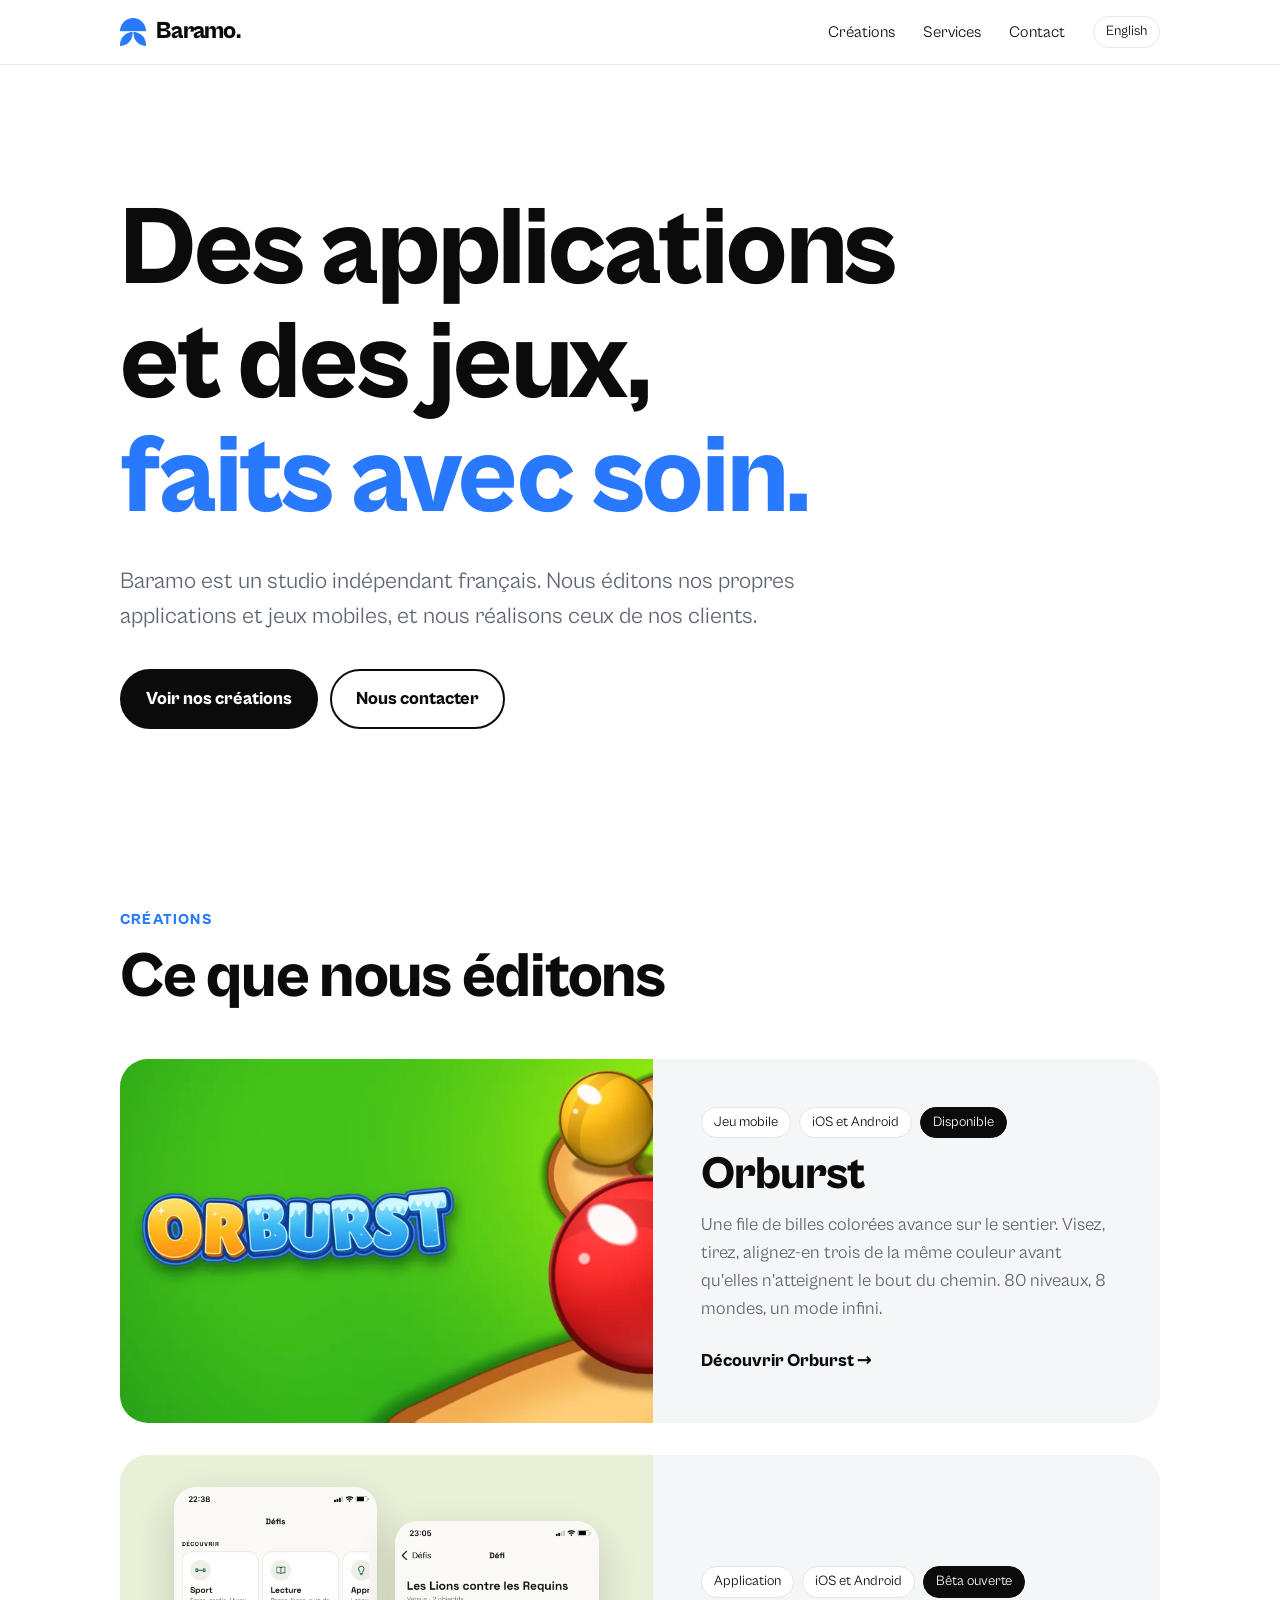
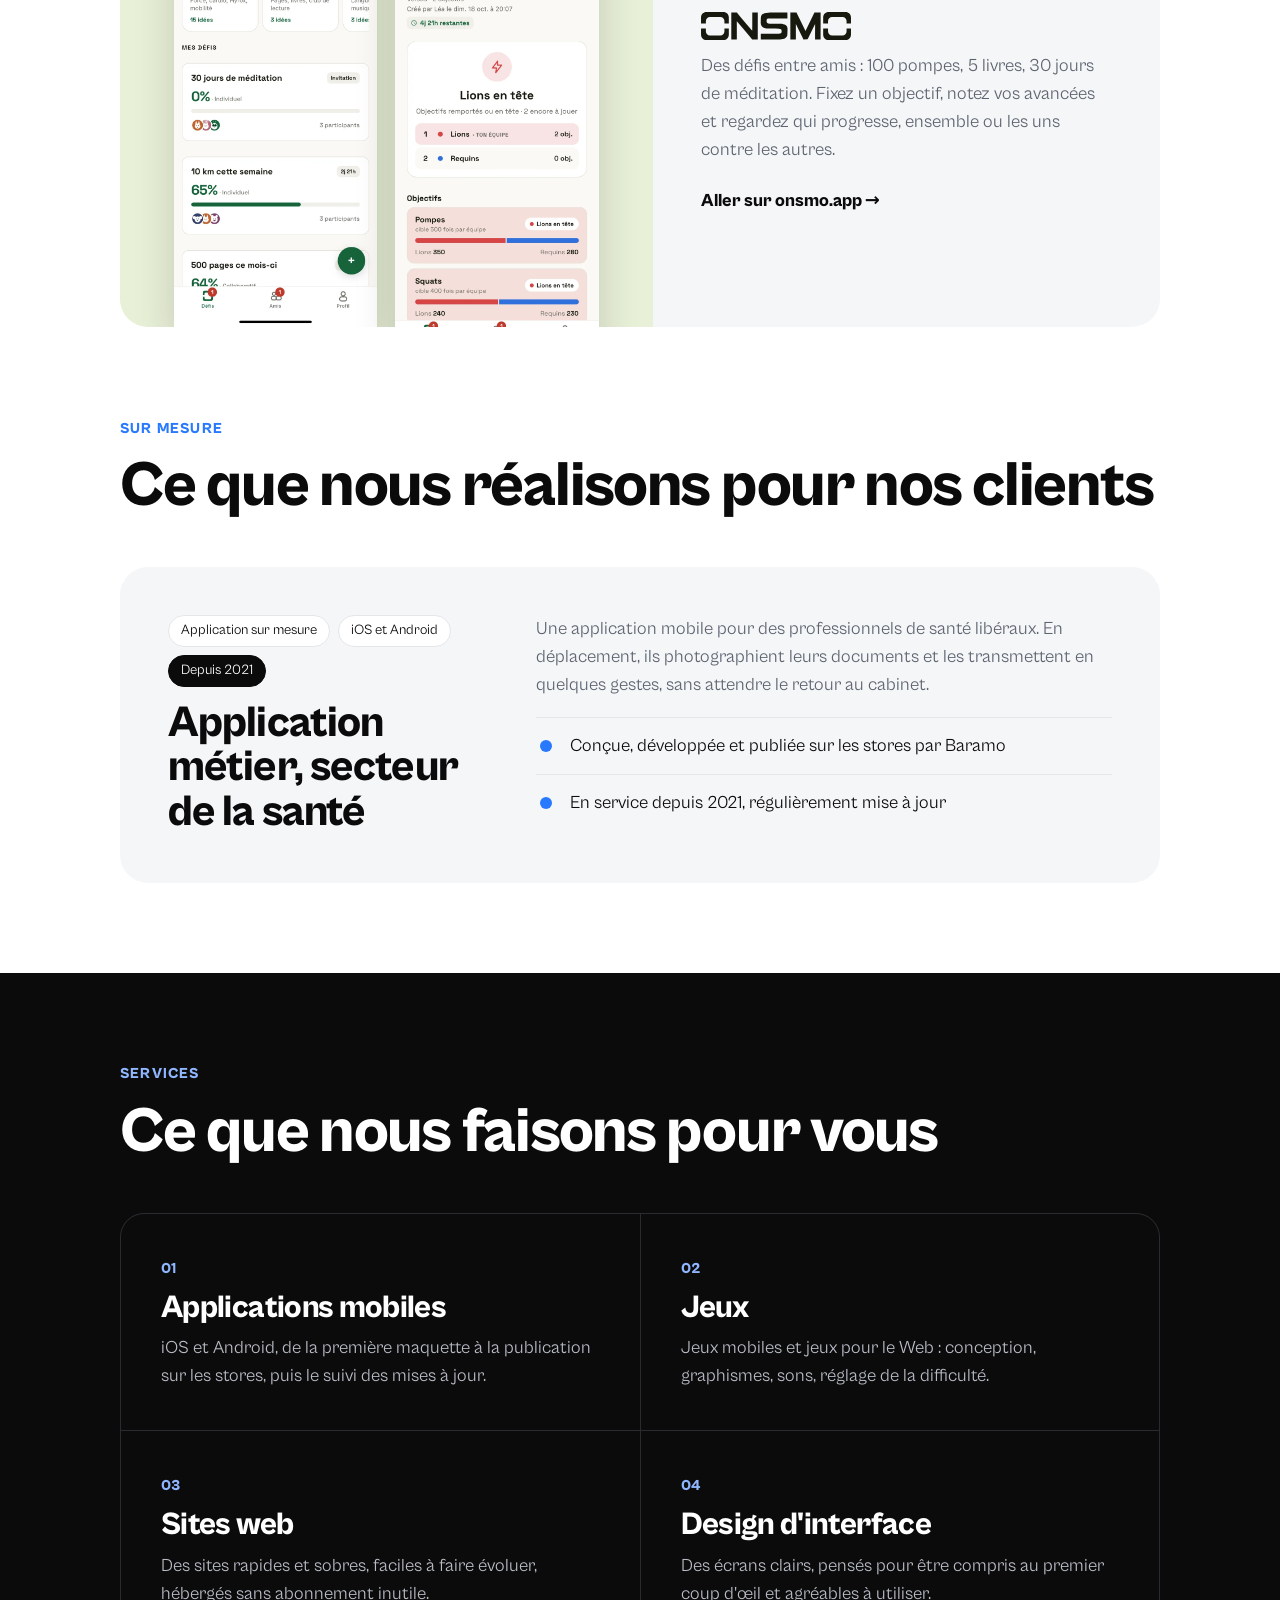
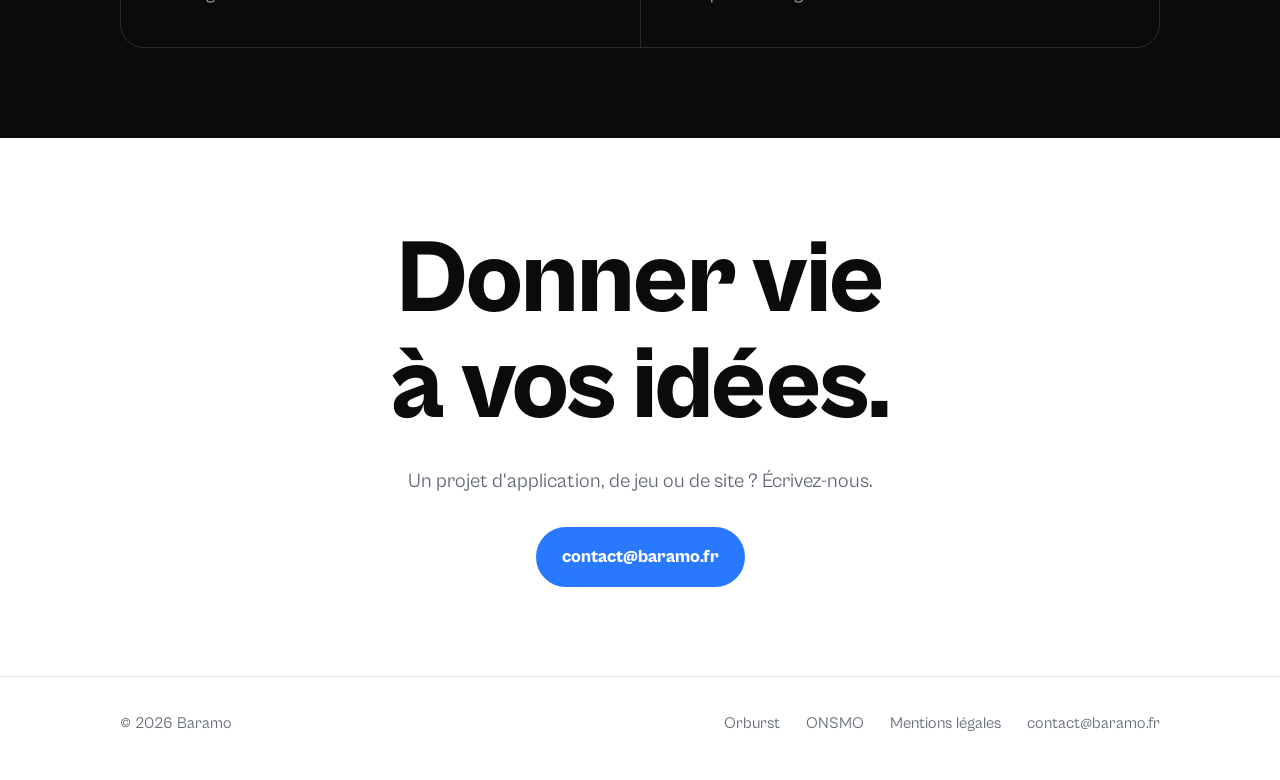
<file: index.html>
<!doctype html>
<html lang="fr">
<head>
<meta charset="utf-8">
<meta name="viewport" content="width=device-width, initial-scale=1">
<title>Baramo – Applications et jeux mobiles</title>
<meta name="description" content="Baramo est un studio indépendant français : nous éditons nos applications et jeux mobiles (Orburst, ONSMO) et réalisons ceux de nos clients.">
<link rel="canonical" href="https://baramo.fr/">
<link rel="alternate" hreflang="fr" href="https://baramo.fr/">
<link rel="alternate" hreflang="en" href="https://baramo.fr/en/">
<meta property="og:title" content="Baramo – Applications et jeux mobiles">
<meta property="og:description" content="Baramo est un studio indépendant français : nous éditons nos applications et jeux mobiles (Orburst, ONSMO) et réalisons ceux de nos clients.">
<meta property="og:image" content="https://baramo.fr/assets/img/orburst-banner.webp">
<link rel="icon" type="image/png" href="assets/img/baramo-mark.png">
<link rel="stylesheet" href="assets/styles.css">
</head>
<body>
<header class="top">
  <div class="wrap">
    <a class="brand" href="./"><img src="assets/img/baramo-mark.png" alt="">Baramo.</a>
    <nav>
      <a class="hide-s" href="./#creations">Créations</a>
      <a class="hide-s" href="./#services">Services</a>
      <a href="./#contact">Contact</a>
      <a class="lang" href="en/" hreflang="en" lang="en">English</a>
    </nav>
  </div>
</header>
<main>
<div class="wrap hero">
  <h1>Des applications et des jeux, <em>faits avec soin.</em></h1>
  <p>Baramo est un studio indépendant français. Nous éditons nos propres applications et jeux mobiles, et nous réalisons ceux de nos clients.</p>
  <div class="actions">
    <a class="btn" href="#creations">Voir nos créations</a>
    <a class="btn ghost" href="#contact">Nous contacter</a>
  </div>
</div>

<section id="creations">
  <div class="wrap">
    <span class="eyebrow">Créations</span>
    <h2 class="title">Ce que nous éditons</h2>
    <div class="work">
      <a class="card" href="orburst/">
        <div class="media"><img class="cover" src="assets/img/orburst-banner.webp" alt="Orburst" width="1024" height="500"></div>
        <div class="text">
          <div class="tags"><span class="tag">Jeu mobile</span><span class="tag">iOS et Android</span><span class="tag status">Disponible</span></div>
          <h3>Orburst</h3>
          <p>Une file de billes colorées avance sur le sentier. Visez, tirez, alignez-en trois de la même couleur avant qu'elles n'atteignent le bout du chemin. 80 niveaux, 8 mondes, un mode infini.</p>
          <span class="more">Découvrir Orburst →</span>
        </div>
      </a>
      <a class="card onsmo" href="https://onsmo.app">
        <div class="media">
          <img src="assets/img/onsmo-1.webp" alt="" width="720" height="1558" loading="lazy">
          <img src="assets/img/onsmo-2.webp" alt="" width="720" height="1558" loading="lazy">
        </div>
        <div class="text">
          <div class="tags"><span class="tag">Application</span><span class="tag">iOS et Android</span><span class="tag status">Bêta ouverte</span></div>
          <h3><img class="logo" src="assets/img/onsmo.svg" alt="ONSMO"></h3>
          <p>Des défis entre amis : 100 pompes, 5 livres, 30 jours de méditation. Fixez un objectif, notez vos avancées et regardez qui progresse, ensemble ou les uns contre les autres.</p>
          <span class="more">Aller sur onsmo.app →</span>
        </div>
      </a>
    </div>
  </div>
</section>

<!-- client non nommé tant qu'il n'a pas donné son accord -->
<section id="clients" style="padding-top:0">
  <div class="wrap">
    <span class="eyebrow">Sur mesure</span>
    <h2 class="title">Ce que nous réalisons pour nos clients</h2>
    <div class="card case">
      <div class="text">
        <div class="tags"><span class="tag">Application sur mesure</span><span class="tag">iOS et Android</span><span class="tag status">Depuis 2021</span></div>
        <h3>Application métier, secteur de la santé</h3>
      </div>
      <div class="text">
        <p>Une application mobile pour des professionnels de santé libéraux. En déplacement, ils photographient leurs documents et les transmettent en quelques gestes, sans attendre le retour au cabinet.</p>
        <ul class="list">
          <li>Conçue, développée et publiée sur les stores par Baramo</li>
          <li>En service depuis 2021, régulièrement mise à jour</li>
        </ul>
      </div>
    </div>
  </div>
</section>

<section id="services" class="band">
  <div class="wrap">
    <span class="eyebrow">Services</span>
    <h2 class="title">Ce que nous faisons pour vous</h2>
    <div class="services">
      <div><span class="n">01</span><h3>Applications mobiles</h3><p>iOS et Android, de la première maquette à la publication sur les stores, puis le suivi des mises à jour.</p></div>
      <div><span class="n">02</span><h3>Jeux</h3><p>Jeux mobiles et jeux pour le Web : conception, graphismes, sons, réglage de la difficulté.</p></div>
      <div><span class="n">03</span><h3>Sites web</h3><p>Des sites rapides et sobres, faciles à faire évoluer, hébergés sans abonnement inutile.</p></div>
      <div><span class="n">04</span><h3>Design d'interface</h3><p>Des écrans clairs, pensés pour être compris au premier coup d'œil et agréables à utiliser.</p></div>
    </div>
  </div>
</section>

<section id="contact" class="contact">
  <div class="wrap">
    <h2>Donner vie<br>à vos idées.</h2>
    <p>Un projet d'application, de jeu ou de site ? Écrivez-nous.</p>
    <a class="btn blue" href="mailto:contact@baramo.fr">contact@baramo.fr</a>
  </div>
</section>
</main>
<footer>
  <div class="wrap">
    <span class="grow">© 2026 Baramo</span>
    <a href="orburst/">Orburst</a>
    <a href="https://onsmo.app">ONSMO</a>
    <a href="mentions-legales.html">Mentions légales</a>
    <a href="mailto:contact@baramo.fr">contact@baramo.fr</a>
  </div>
</footer>
</body>
</html>
</file>
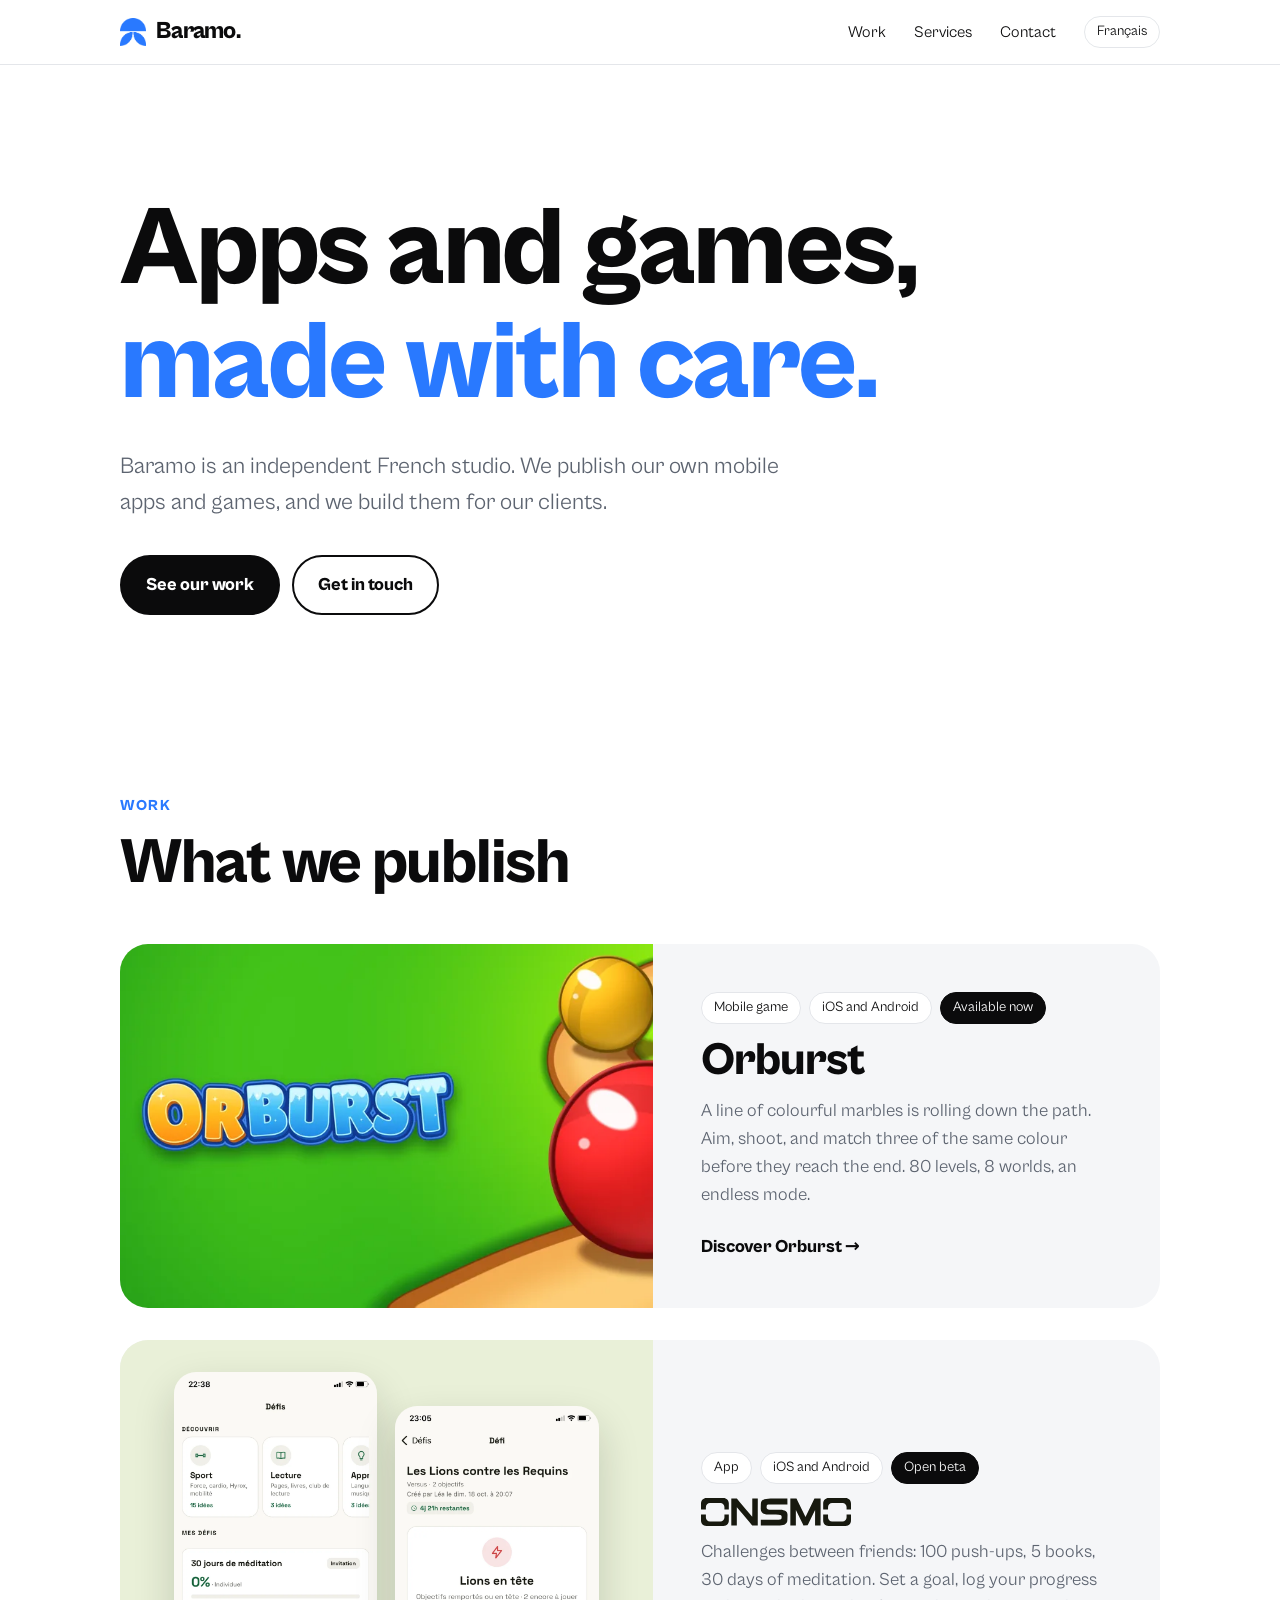
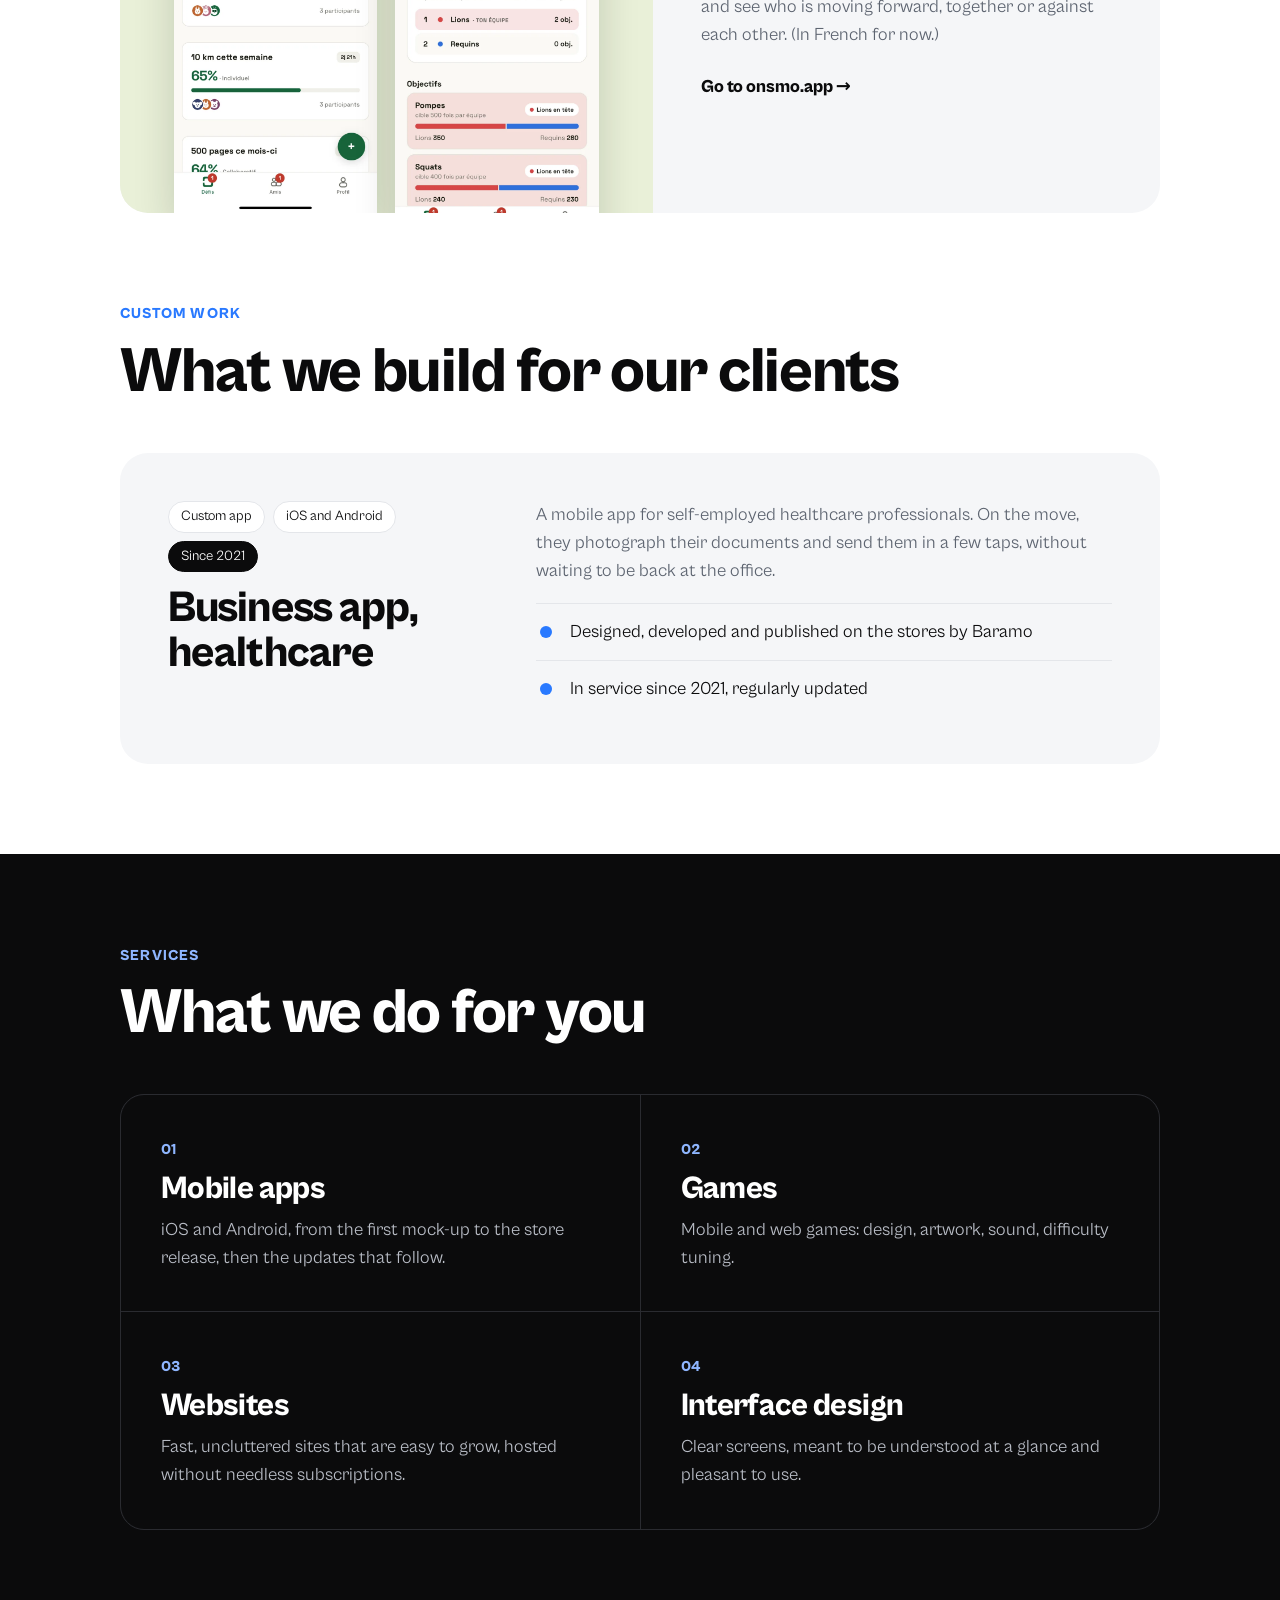
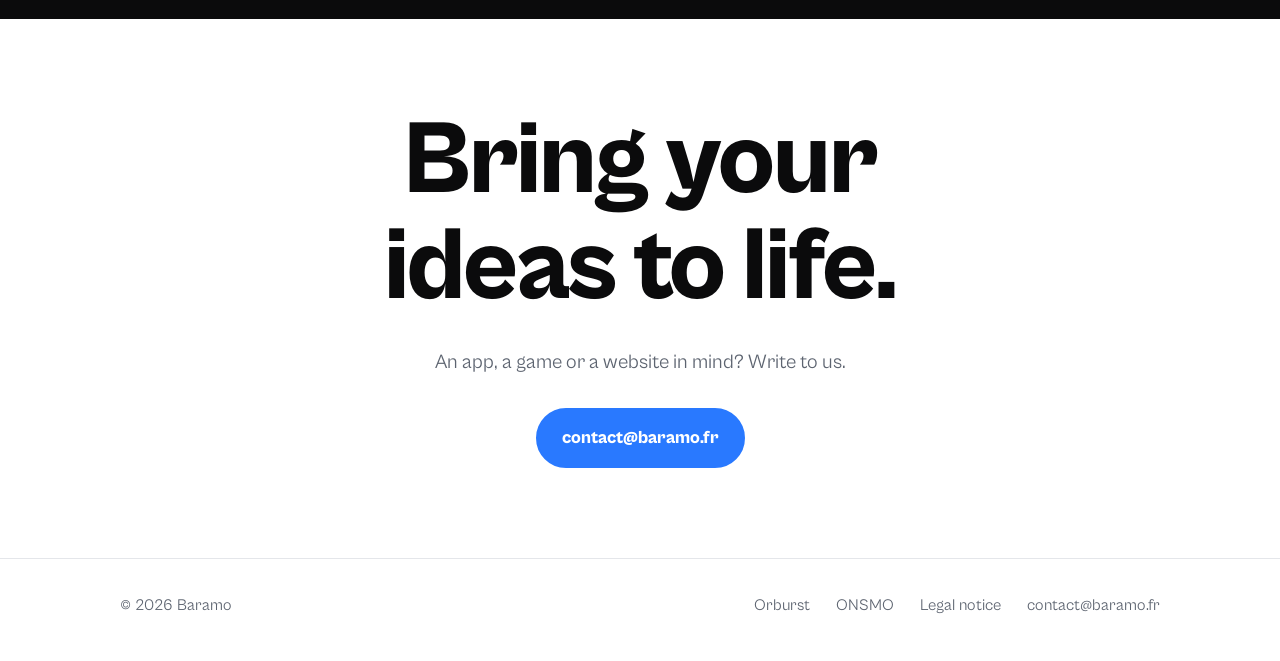
<file: en/index.html>
<!doctype html>
<html lang="en">
<head>
<meta charset="utf-8">
<meta name="viewport" content="width=device-width, initial-scale=1">
<title>Baramo – Mobile apps and games</title>
<meta name="description" content="Baramo is an independent French studio: we publish our own mobile apps and games (Orburst, ONSMO) and build them for our clients.">
<link rel="canonical" href="https://baramo.fr/en/">
<link rel="alternate" hreflang="fr" href="https://baramo.fr/">
<link rel="alternate" hreflang="en" href="https://baramo.fr/en/">
<meta property="og:title" content="Baramo – Mobile apps and games">
<meta property="og:description" content="Baramo is an independent French studio: we publish our own mobile apps and games (Orburst, ONSMO) and build them for our clients.">
<meta property="og:image" content="https://baramo.fr/assets/img/orburst-banner.webp">
<link rel="icon" type="image/png" href="../assets/img/baramo-mark.png">
<link rel="stylesheet" href="../assets/styles.css">
</head>
<body>
<header class="top">
  <div class="wrap">
    <a class="brand" href="./"><img src="../assets/img/baramo-mark.png" alt="">Baramo.</a>
    <nav>
      <a class="hide-s" href="./#creations">Work</a>
      <a class="hide-s" href="./#services">Services</a>
      <a href="./#contact">Contact</a>
      <a class="lang" href="../" hreflang="fr" lang="fr">Français</a>
    </nav>
  </div>
</header>
<main>
<div class="wrap hero">
  <h1>Apps and games, <em>made with care.</em></h1>
  <p>Baramo is an independent French studio. We publish our own mobile apps and games, and we build them for our clients.</p>
  <div class="actions">
    <a class="btn" href="#creations">See our work</a>
    <a class="btn ghost" href="#contact">Get in touch</a>
  </div>
</div>

<section id="creations">
  <div class="wrap">
    <span class="eyebrow">Work</span>
    <h2 class="title">What we publish</h2>
    <div class="work">
      <a class="card" href="orburst/">
        <div class="media"><img class="cover" src="../assets/img/orburst-banner.webp" alt="Orburst" width="1024" height="500"></div>
        <div class="text">
          <div class="tags"><span class="tag">Mobile game</span><span class="tag">iOS and Android</span><span class="tag status">Available now</span></div>
          <h3>Orburst</h3>
          <p>A line of colourful marbles is rolling down the path. Aim, shoot, and match three of the same colour before they reach the end. 80 levels, 8 worlds, an endless mode.</p>
          <span class="more">Discover Orburst →</span>
        </div>
      </a>
      <a class="card onsmo" href="https://onsmo.app">
        <div class="media">
          <img src="../assets/img/onsmo-1.webp" alt="" width="720" height="1558" loading="lazy">
          <img src="../assets/img/onsmo-2.webp" alt="" width="720" height="1558" loading="lazy">
        </div>
        <div class="text">
          <div class="tags"><span class="tag">App</span><span class="tag">iOS and Android</span><span class="tag status">Open beta</span></div>
          <h3><img class="logo" src="../assets/img/onsmo.svg" alt="ONSMO"></h3>
          <p>Challenges between friends: 100 push-ups, 5 books, 30 days of meditation. Set a goal, log your progress and see who is moving forward, together or against each other. (In French for now.)</p>
          <span class="more">Go to onsmo.app →</span>
        </div>
      </a>
    </div>
  </div>
</section>

<!-- client non nommé tant qu'il n'a pas donné son accord -->
<section id="clients" style="padding-top:0">
  <div class="wrap">
    <span class="eyebrow">Custom work</span>
    <h2 class="title">What we build for our clients</h2>
    <div class="card case">
      <div class="text">
        <div class="tags"><span class="tag">Custom app</span><span class="tag">iOS and Android</span><span class="tag status">Since 2021</span></div>
        <h3>Business app, healthcare</h3>
      </div>
      <div class="text">
        <p>A mobile app for self-employed healthcare professionals. On the move, they photograph their documents and send them in a few taps, without waiting to be back at the office.</p>
        <ul class="list">
          <li>Designed, developed and published on the stores by Baramo</li>
          <li>In service since 2021, regularly updated</li>
        </ul>
      </div>
    </div>
  </div>
</section>

<section id="services" class="band">
  <div class="wrap">
    <span class="eyebrow">Services</span>
    <h2 class="title">What we do for you</h2>
    <div class="services">
      <div><span class="n">01</span><h3>Mobile apps</h3><p>iOS and Android, from the first mock-up to the store release, then the updates that follow.</p></div>
      <div><span class="n">02</span><h3>Games</h3><p>Mobile and web games: design, artwork, sound, difficulty tuning.</p></div>
      <div><span class="n">03</span><h3>Websites</h3><p>Fast, uncluttered sites that are easy to grow, hosted without needless subscriptions.</p></div>
      <div><span class="n">04</span><h3>Interface design</h3><p>Clear screens, meant to be understood at a glance and pleasant to use.</p></div>
    </div>
  </div>
</section>

<section id="contact" class="contact">
  <div class="wrap">
    <h2>Bring your<br>ideas to life.</h2>
    <p>An app, a game or a website in mind? Write to us.</p>
    <a class="btn blue" href="mailto:contact@baramo.fr">contact@baramo.fr</a>
  </div>
</section>
</main>
<footer>
  <div class="wrap">
    <span class="grow">© 2026 Baramo</span>
    <a href="orburst/">Orburst</a>
    <a href="https://onsmo.app">ONSMO</a>
    <a href="legal.html">Legal notice</a>
    <a href="mailto:contact@baramo.fr">contact@baramo.fr</a>
  </div>
</footer>
</body>
</html>
</file>
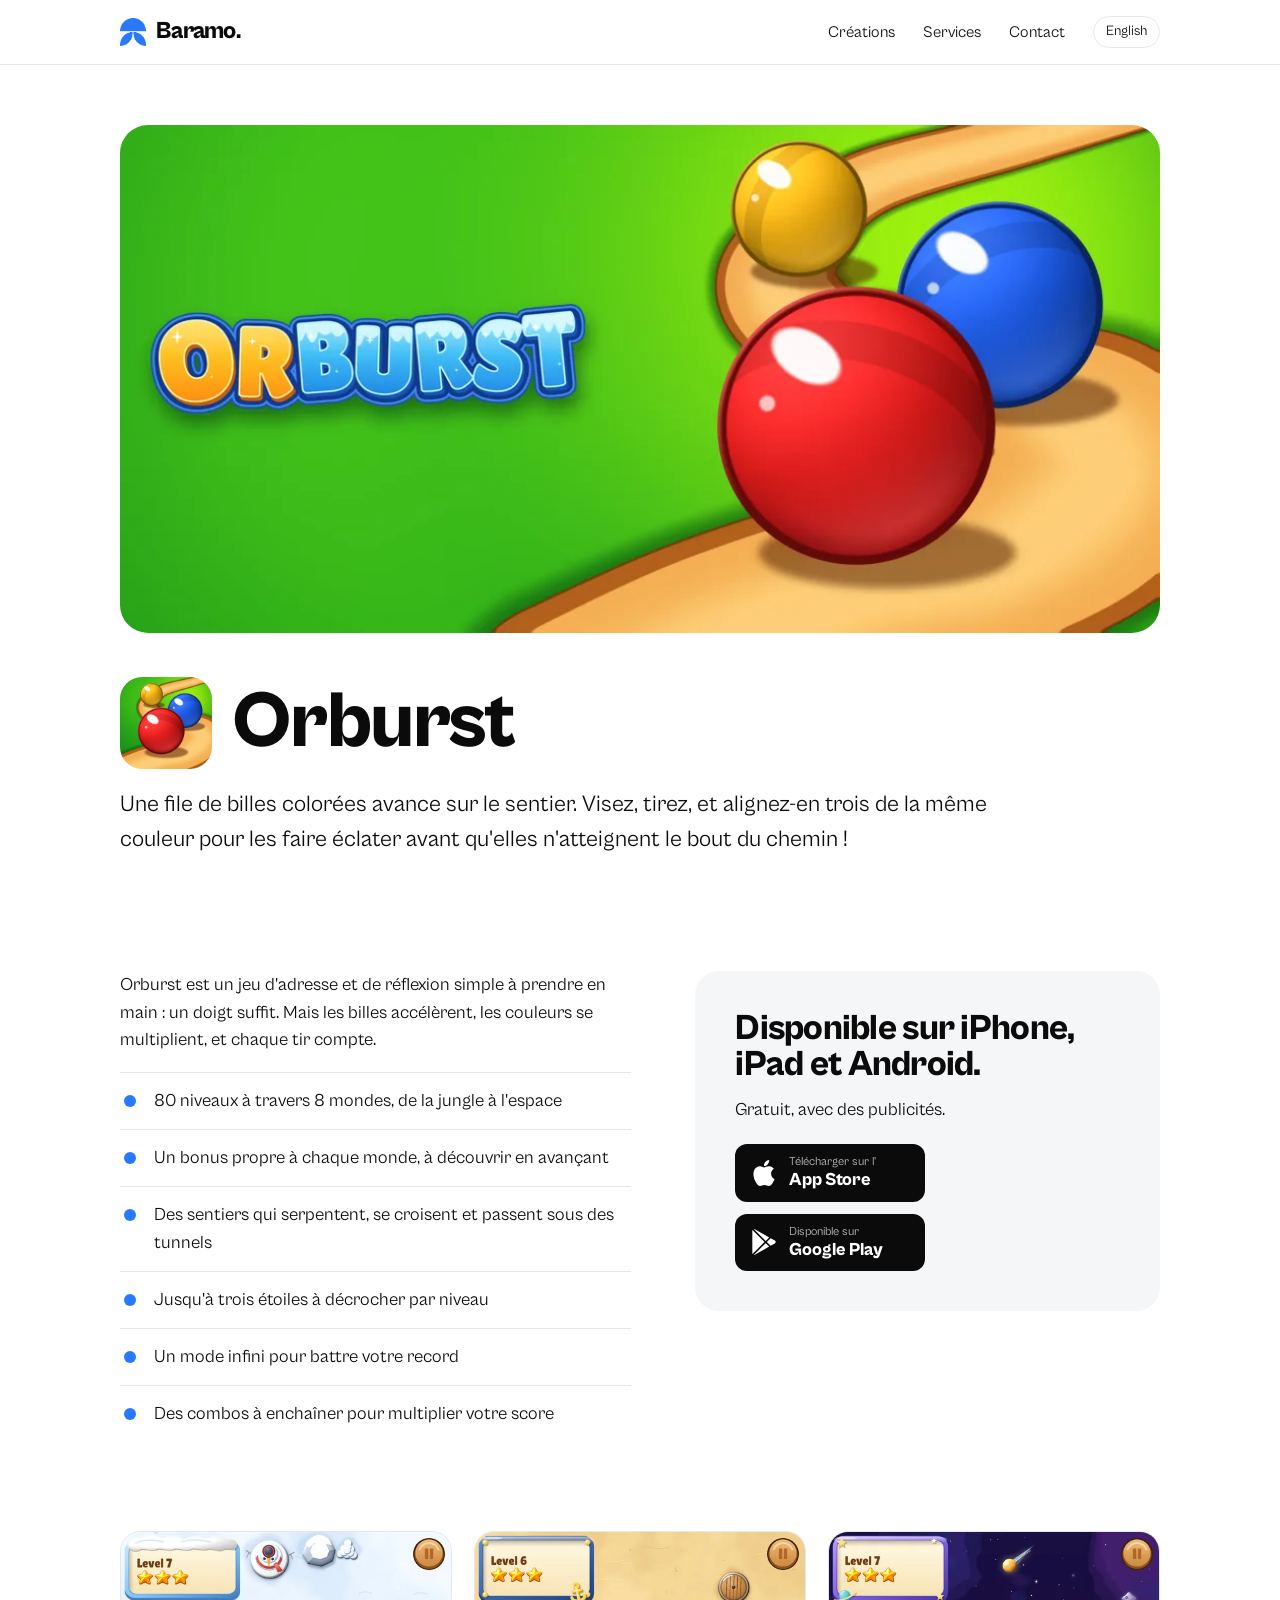
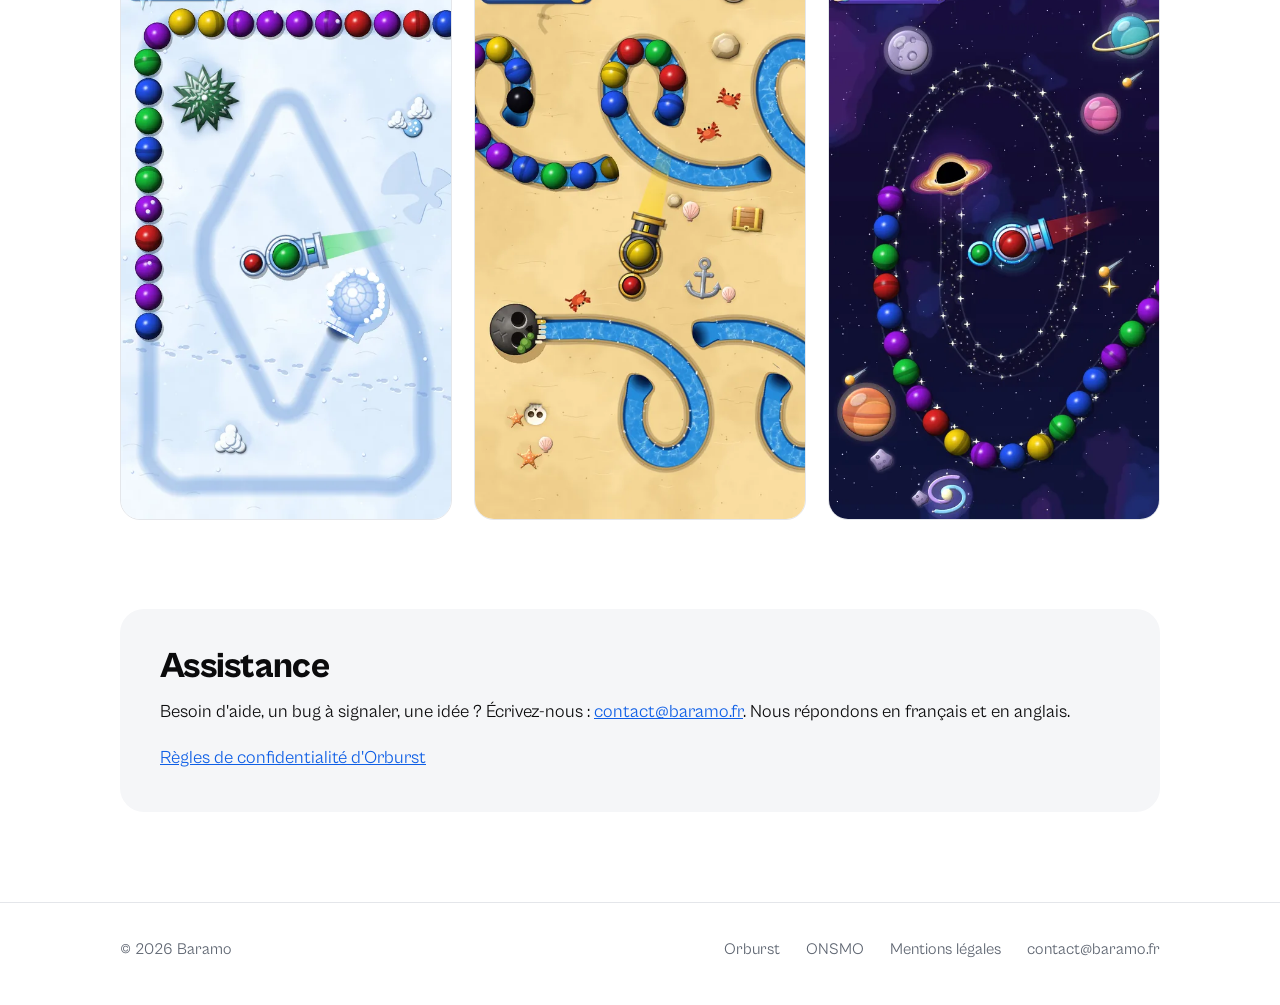
<file: orburst/index.html>
<!doctype html>
<html lang="fr">
<head>
<meta charset="utf-8">
<meta name="viewport" content="width=device-width, initial-scale=1">
<title>Orburst – Jeu de tir de billes | Baramo</title>
<meta name="description" content="Orburst : visez, tirez, alignez trois billes. 80 niveaux, 8 mondes, un mode infini. Disponible sur iPhone, iPad et Android.">
<link rel="canonical" href="https://baramo.fr/orburst/">
<link rel="alternate" hreflang="fr" href="https://baramo.fr/orburst/">
<link rel="alternate" hreflang="en" href="https://baramo.fr/en/orburst/">
<meta property="og:title" content="Orburst – Jeu de tir de billes | Baramo">
<meta property="og:description" content="Orburst : visez, tirez, alignez trois billes. 80 niveaux, 8 mondes, un mode infini. Disponible sur iPhone, iPad et Android.">
<meta property="og:image" content="https://baramo.fr/assets/img/orburst-banner.webp">
<link rel="icon" type="image/png" href="../assets/img/baramo-mark.png">
<link rel="stylesheet" href="../assets/styles.css">
</head>
<body>
<header class="top">
  <div class="wrap">
    <a class="brand" href="../"><img src="../assets/img/baramo-mark.png" alt="">Baramo.</a>
    <nav>
      <a class="hide-s" href="../#creations">Créations</a>
      <a class="hide-s" href="../#services">Services</a>
      <a href="../#contact">Contact</a>
      <a class="lang" href="../en/orburst/" hreflang="en" lang="en">English</a>
    </nav>
  </div>
</header>
<main>
<div class="wrap game-head">
  <img class="banner" src="../assets/img/orburst-banner.webp" alt="" width="1024" height="500">
  <div class="game-id">
    <img src="../assets/img/orburst-icon.webp" alt="" width="256" height="256">
    <h1>Orburst</h1>
  </div>
  <p class="lead">Une file de billes colorées avance sur le sentier. Visez, tirez, et alignez-en trois de la même couleur pour les faire éclater avant qu'elles n'atteignent le bout du chemin !</p>
</div>

<section>
  <div class="wrap cols">
    <div>
      <p>Orburst est un jeu d'adresse et de réflexion simple à prendre en main : un doigt suffit. Mais les billes accélèrent, les couleurs se multiplient, et chaque tir compte.</p>
      <ul class="list">
        <li>80 niveaux à travers 8 mondes, de la jungle à l'espace</li>
        <li>Un bonus propre à chaque monde, à découvrir en avançant</li>
        <li>Des sentiers qui serpentent, se croisent et passent sous des tunnels</li>
        <li>Jusqu'à trois étoiles à décrocher par niveau</li>
        <li>Un mode infini pour battre votre record</li>
        <li>Des combos à enchaîner pour multiplier votre score</li>
      </ul>
    </div>
    <div class="box">
      <h2>Disponible sur iPhone, iPad et Android.</h2>
      <p>Gratuit, avec des publicités.</p>
      <div class="store-buttons">
        <a class="store-button" href="https://apps.apple.com/fr/app/id6834810722"><svg class="store-icon" viewBox="0 0 24 24" aria-hidden="true"><path fill="currentColor" d="M12.152 6.896c-.948 0-2.415-1.078-3.96-1.04-2.04.027-3.91 1.183-4.961 3.014-2.117 3.675-.546 9.103 1.519 12.09 1.013 1.454 2.208 3.09 3.792 3.039 1.52-.065 2.09-.987 3.935-.987 1.831 0 2.35.987 3.96.948 1.637-.026 2.676-1.48 3.676-2.948 1.156-1.688 1.636-3.325 1.662-3.415-.039-.013-3.182-1.221-3.22-4.857-.026-3.04 2.48-4.494 2.597-4.559-1.429-2.09-3.623-2.324-4.39-2.376-2-.156-3.675 1.09-4.61 1.09zM15.53 3.83c.843-1.012 1.4-2.427 1.245-3.83-1.207.052-2.662.805-3.532 1.818-.78.896-1.454 2.338-1.273 3.714 1.338.104 2.715-.688 3.559-1.701"/></svg><span><small>Télécharger sur l'</small><strong>App Store</strong></span></a>
        <a class="store-button" href="https://play.google.com/store/apps/details?id=com.baramo.orburst&amp;hl=fr"><svg class="store-icon" viewBox="0 0 24 24" aria-hidden="true"><path fill="currentColor" d="M22.018 13.298l-3.919 2.218-3.515-3.493 3.543-3.521 3.891 2.202a1.49 1.49 0 0 1 0 2.594zM1.337.924a1.486 1.486 0 0 0-.112.568v21.017c0 .217.045.419.124.6l11.155-11.087L1.337.924zm12.207 10.065l3.258-3.238L3.45.195a1.466 1.466 0 0 0-.946-.179l11.04 10.973zm0 2.067l-11 10.933c.298.036.612-.016.906-.183l13.324-7.54-3.23-3.21z"/></svg><span><small>Disponible sur</small><strong>Google Play</strong></span></a>
      </div>
    </div>
  </div>
</section>

<section style="padding-top:0">
  <div class="wrap shots">
      <img src="../assets/img/orburst-1.webp" alt="Capture d'écran d'Orburst" width="540" height="960" loading="lazy">
      <img src="../assets/img/orburst-2.webp" alt="Capture d'écran d'Orburst" width="540" height="960" loading="lazy">
      <img src="../assets/img/orburst-3.webp" alt="Capture d'écran d'Orburst" width="540" height="960" loading="lazy">
  </div>
</section>

<section id="assistance" style="padding-top:0">
  <div class="wrap">
    <div class="box">
      <h2>Assistance</h2>
      <p>Besoin d'aide, un bug à signaler, une idée ? Écrivez-nous : <a href="mailto:contact@baramo.fr">contact@baramo.fr</a>. Nous répondons en français et en anglais.</p>
      <p><a href="confidentialite.html">Règles de confidentialité d'Orburst</a></p>
    </div>
  </div>
</section>
</main>
<footer>
  <div class="wrap">
    <span class="grow">© 2026 Baramo</span>
    <a href="./">Orburst</a>
    <a href="https://onsmo.app">ONSMO</a>
    <a href="../mentions-legales.html">Mentions légales</a>
    <a href="mailto:contact@baramo.fr">contact@baramo.fr</a>
  </div>
</footer>
</body>
</html>
</file>
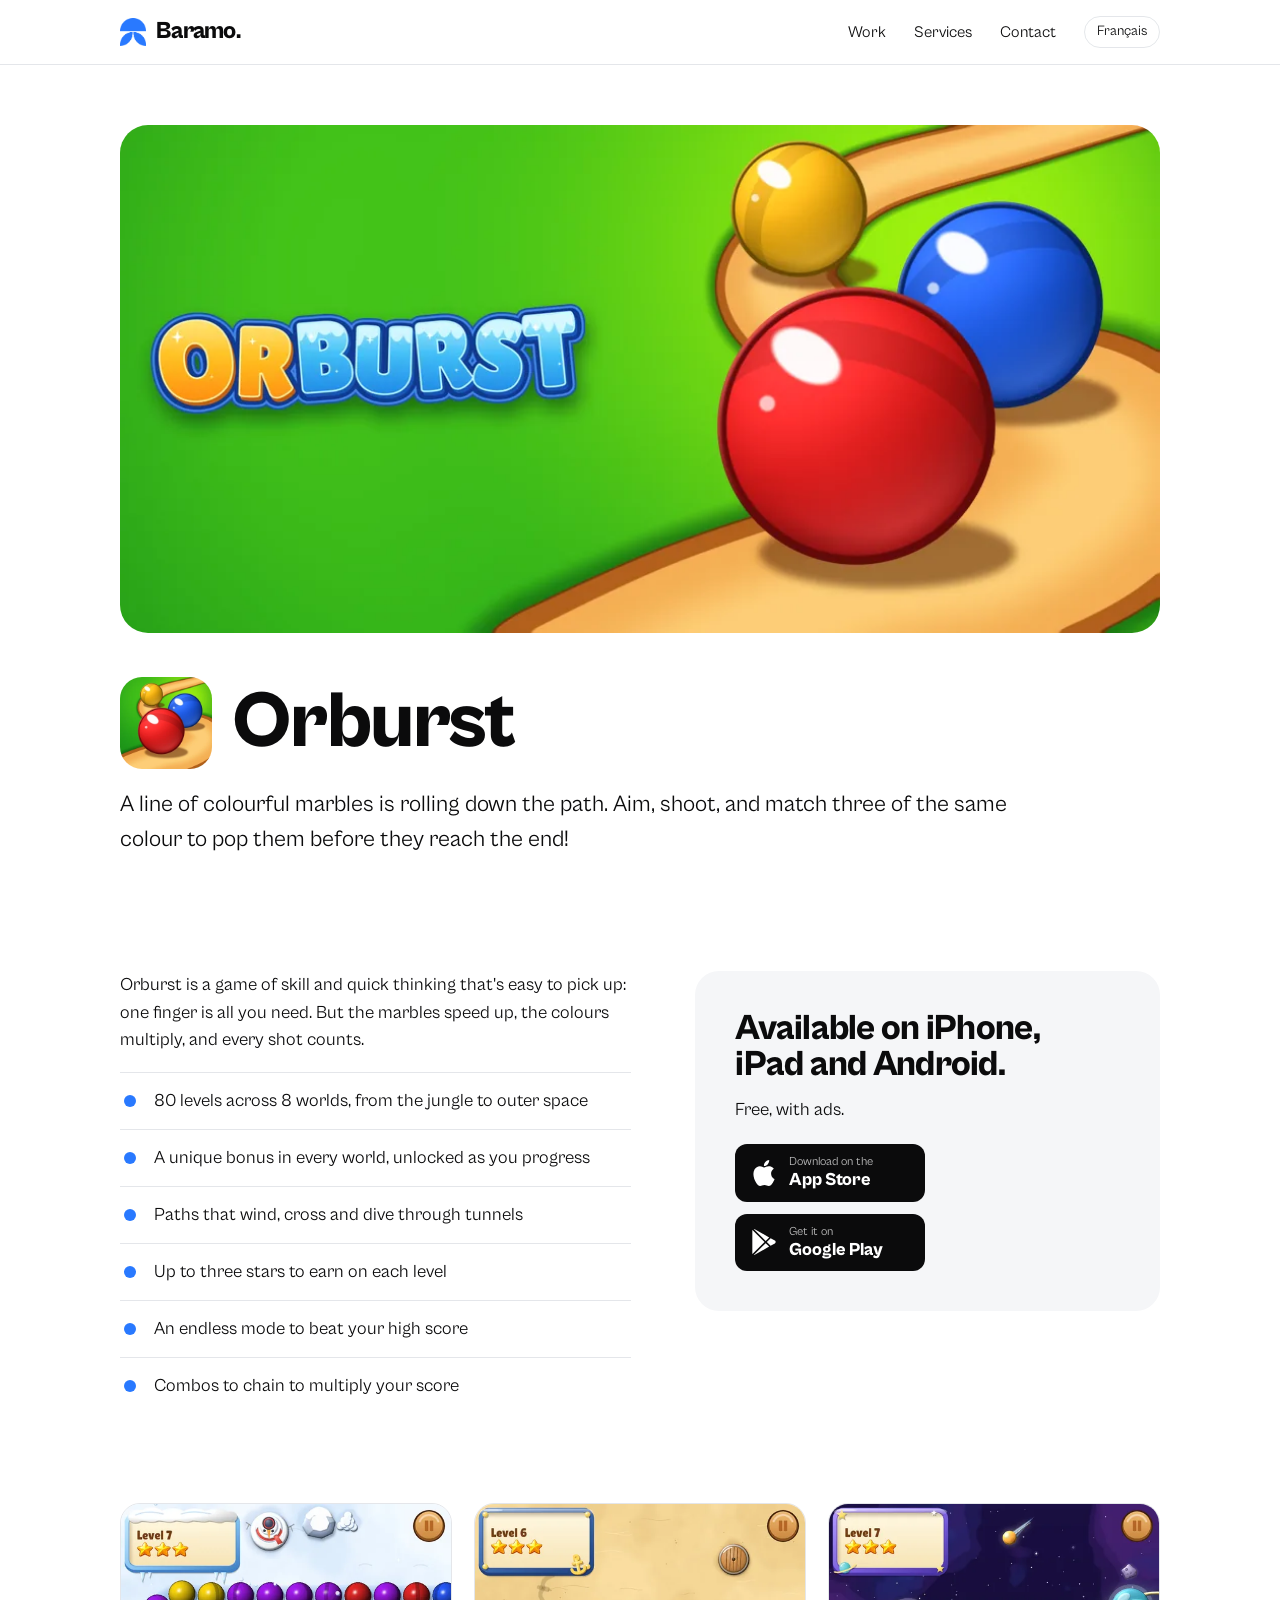
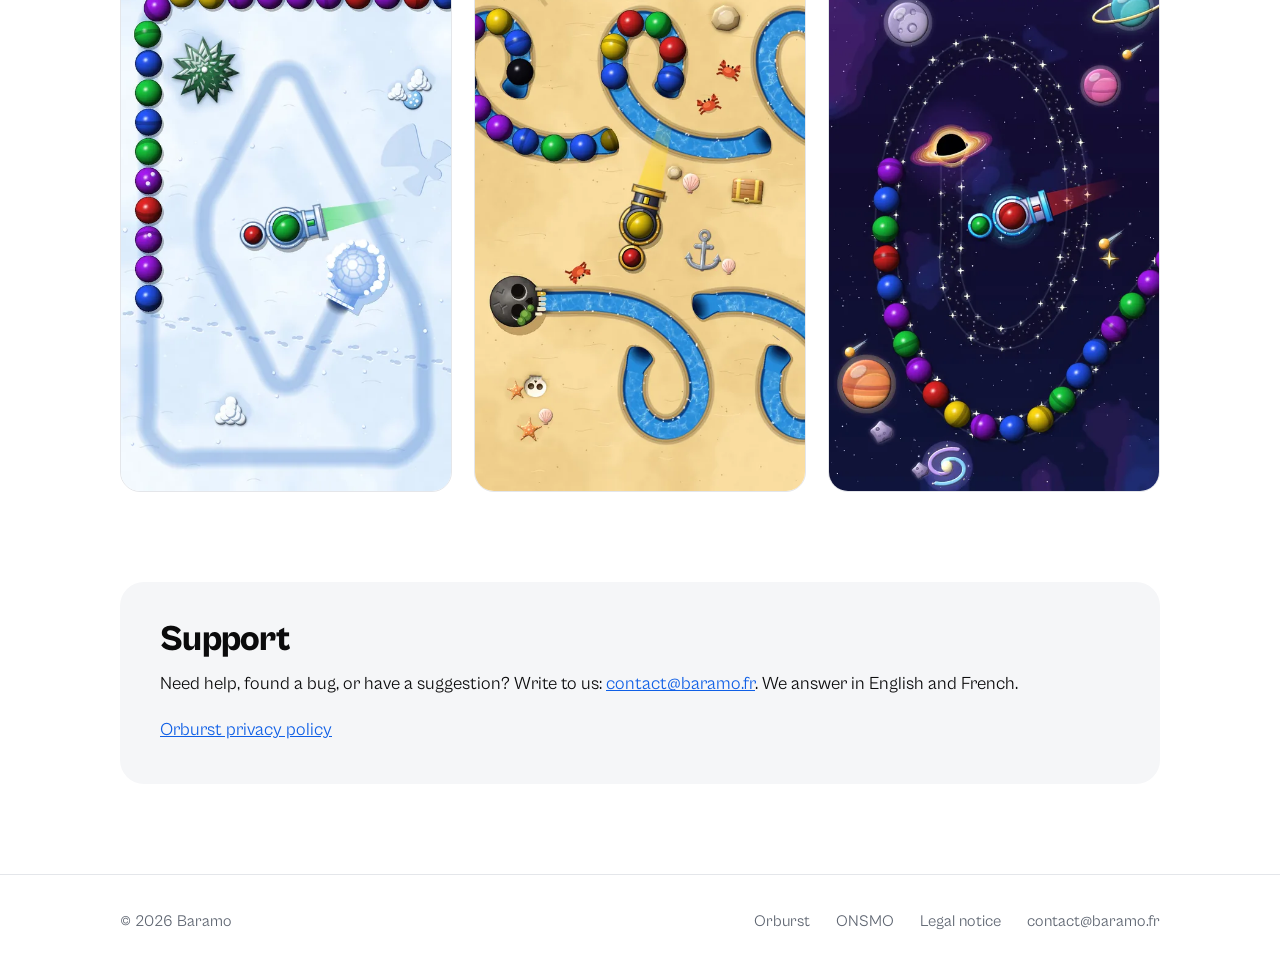
<file: en/orburst/index.html>
<!doctype html>
<html lang="en">
<head>
<meta charset="utf-8">
<meta name="viewport" content="width=device-width, initial-scale=1">
<title>Orburst – Marble shooter game | Baramo</title>
<meta name="description" content="Orburst: aim, shoot, match three marbles. 80 levels, 8 worlds, an endless mode. Available on iPhone, iPad and Android.">
<link rel="canonical" href="https://baramo.fr/en/orburst/">
<link rel="alternate" hreflang="fr" href="https://baramo.fr/orburst/">
<link rel="alternate" hreflang="en" href="https://baramo.fr/en/orburst/">
<meta property="og:title" content="Orburst – Marble shooter game | Baramo">
<meta property="og:description" content="Orburst: aim, shoot, match three marbles. 80 levels, 8 worlds, an endless mode. Available on iPhone, iPad and Android.">
<meta property="og:image" content="https://baramo.fr/assets/img/orburst-banner.webp">
<link rel="icon" type="image/png" href="../../assets/img/baramo-mark.png">
<link rel="stylesheet" href="../../assets/styles.css">
</head>
<body>
<header class="top">
  <div class="wrap">
    <a class="brand" href="../"><img src="../../assets/img/baramo-mark.png" alt="">Baramo.</a>
    <nav>
      <a class="hide-s" href="../#creations">Work</a>
      <a class="hide-s" href="../#services">Services</a>
      <a href="../#contact">Contact</a>
      <a class="lang" href="../../orburst/" hreflang="fr" lang="fr">Français</a>
    </nav>
  </div>
</header>
<main>
<div class="wrap game-head">
  <img class="banner" src="../../assets/img/orburst-banner.webp" alt="" width="1024" height="500">
  <div class="game-id">
    <img src="../../assets/img/orburst-icon.webp" alt="" width="256" height="256">
    <h1>Orburst</h1>
  </div>
  <p class="lead">A line of colourful marbles is rolling down the path. Aim, shoot, and match three of the same colour to pop them before they reach the end!</p>
</div>

<section>
  <div class="wrap cols">
    <div>
      <p>Orburst is a game of skill and quick thinking that's easy to pick up: one finger is all you need. But the marbles speed up, the colours multiply, and every shot counts.</p>
      <ul class="list">
        <li>80 levels across 8 worlds, from the jungle to outer space</li>
        <li>A unique bonus in every world, unlocked as you progress</li>
        <li>Paths that wind, cross and dive through tunnels</li>
        <li>Up to three stars to earn on each level</li>
        <li>An endless mode to beat your high score</li>
        <li>Combos to chain to multiply your score</li>
      </ul>
    </div>
    <div class="box">
      <h2>Available on iPhone, iPad and Android.</h2>
      <p>Free, with ads.</p>
      <div class="store-buttons">
        <a class="store-button" href="https://apps.apple.com/app/id6834810722"><svg class="store-icon" viewBox="0 0 24 24" aria-hidden="true"><path fill="currentColor" d="M12.152 6.896c-.948 0-2.415-1.078-3.96-1.04-2.04.027-3.91 1.183-4.961 3.014-2.117 3.675-.546 9.103 1.519 12.09 1.013 1.454 2.208 3.09 3.792 3.039 1.52-.065 2.09-.987 3.935-.987 1.831 0 2.35.987 3.96.948 1.637-.026 2.676-1.48 3.676-2.948 1.156-1.688 1.636-3.325 1.662-3.415-.039-.013-3.182-1.221-3.22-4.857-.026-3.04 2.48-4.494 2.597-4.559-1.429-2.09-3.623-2.324-4.39-2.376-2-.156-3.675 1.09-4.61 1.09zM15.53 3.83c.843-1.012 1.4-2.427 1.245-3.83-1.207.052-2.662.805-3.532 1.818-.78.896-1.454 2.338-1.273 3.714 1.338.104 2.715-.688 3.559-1.701"/></svg><span><small>Download on the</small><strong>App Store</strong></span></a>
        <a class="store-button" href="https://play.google.com/store/apps/details?id=com.baramo.orburst"><svg class="store-icon" viewBox="0 0 24 24" aria-hidden="true"><path fill="currentColor" d="M22.018 13.298l-3.919 2.218-3.515-3.493 3.543-3.521 3.891 2.202a1.49 1.49 0 0 1 0 2.594zM1.337.924a1.486 1.486 0 0 0-.112.568v21.017c0 .217.045.419.124.6l11.155-11.087L1.337.924zm12.207 10.065l3.258-3.238L3.45.195a1.466 1.466 0 0 0-.946-.179l11.04 10.973zm0 2.067l-11 10.933c.298.036.612-.016.906-.183l13.324-7.54-3.23-3.21z"/></svg><span><small>Get it on</small><strong>Google Play</strong></span></a>
      </div>
    </div>
  </div>
</section>

<section style="padding-top:0">
  <div class="wrap shots">
      <img src="../../assets/img/orburst-1.webp" alt="Orburst screenshot" width="540" height="960" loading="lazy">
      <img src="../../assets/img/orburst-2.webp" alt="Orburst screenshot" width="540" height="960" loading="lazy">
      <img src="../../assets/img/orburst-3.webp" alt="Orburst screenshot" width="540" height="960" loading="lazy">
  </div>
</section>

<section id="assistance" style="padding-top:0">
  <div class="wrap">
    <div class="box">
      <h2>Support</h2>
      <p>Need help, found a bug, or have a suggestion? Write to us: <a href="mailto:contact@baramo.fr">contact@baramo.fr</a>. We answer in English and French.</p>
      <p><a href="privacy.html">Orburst privacy policy</a></p>
    </div>
  </div>
</section>
</main>
<footer>
  <div class="wrap">
    <span class="grow">© 2026 Baramo</span>
    <a href="./">Orburst</a>
    <a href="https://onsmo.app">ONSMO</a>
    <a href="../legal.html">Legal notice</a>
    <a href="mailto:contact@baramo.fr">contact@baramo.fr</a>
  </div>
</footer>
</body>
</html>
</file>
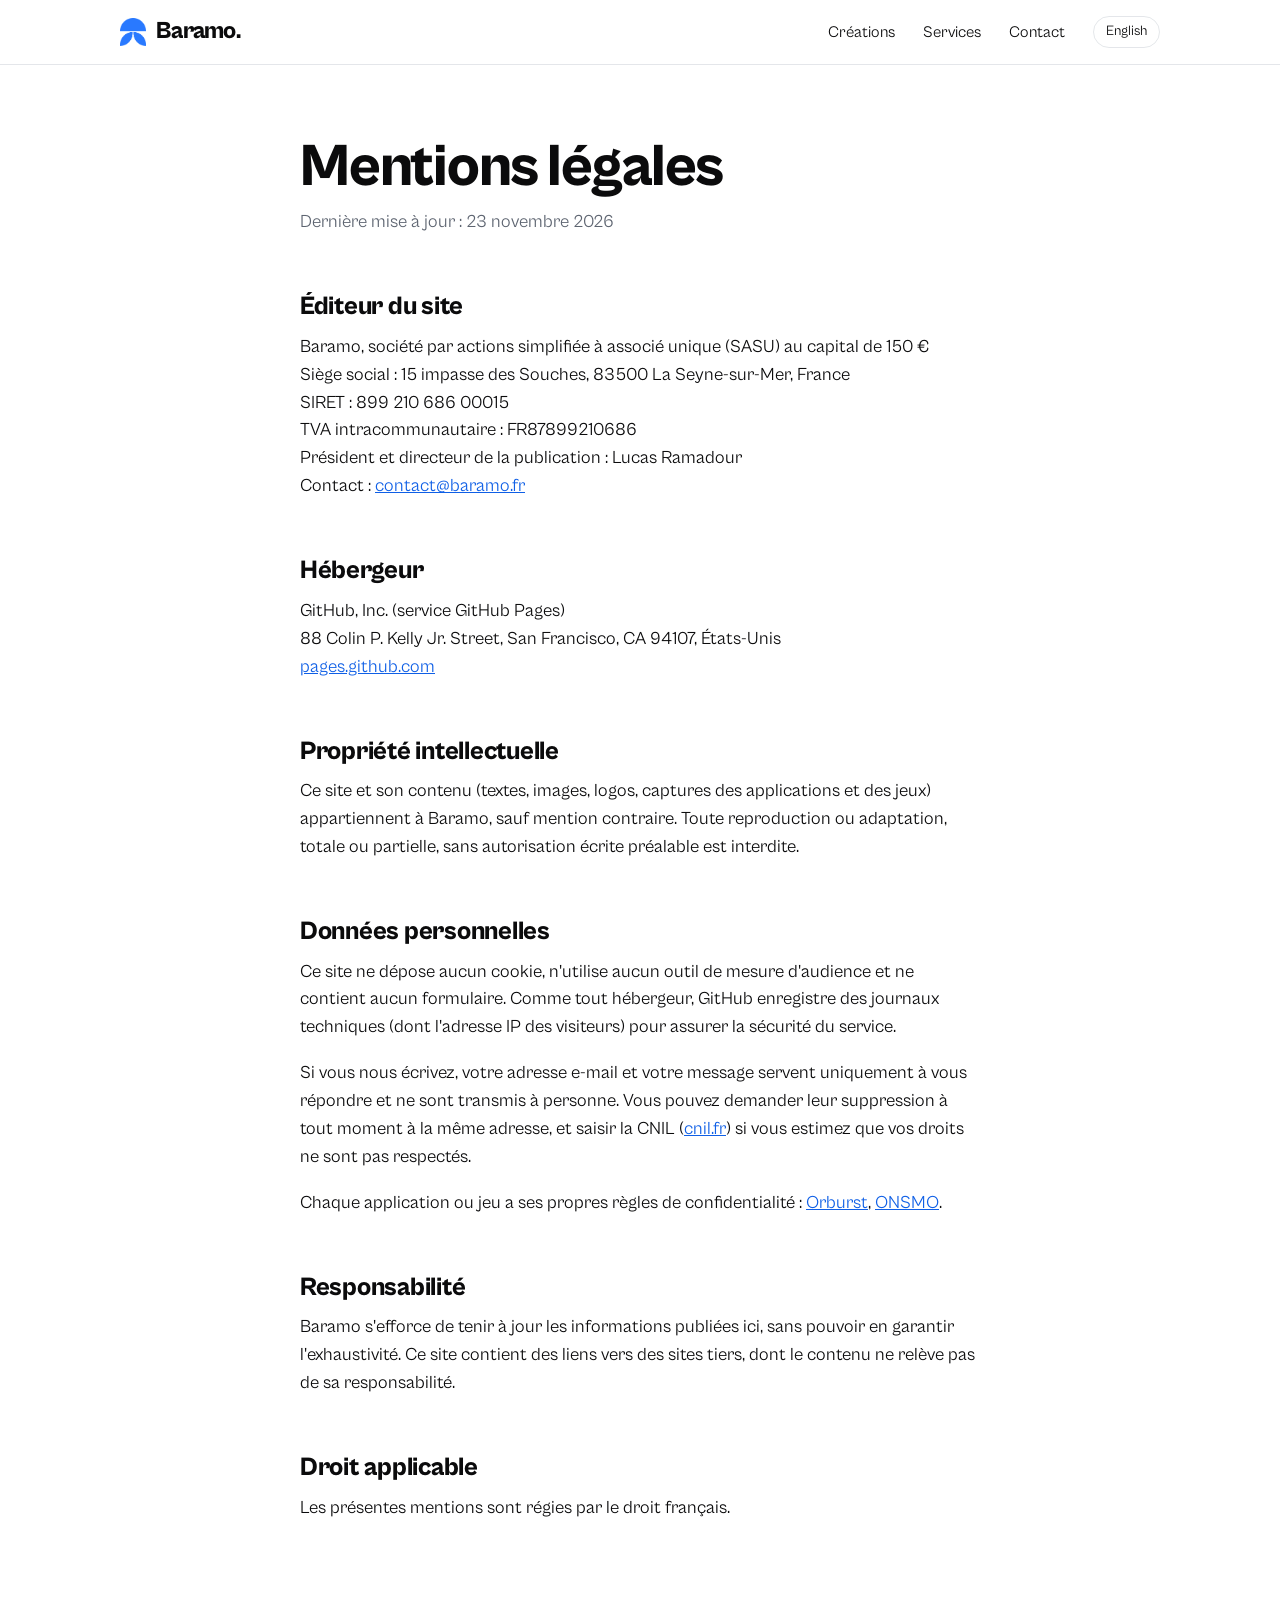
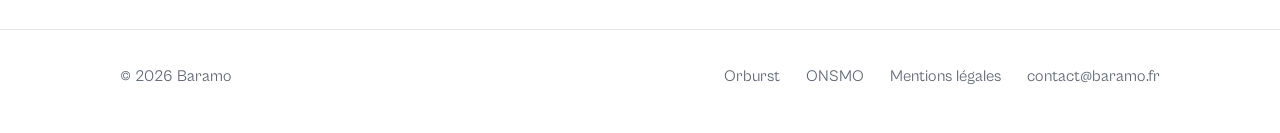
<file: mentions-legales.html>
<!doctype html>
<html lang="fr">
<head>
<meta charset="utf-8">
<meta name="viewport" content="width=device-width, initial-scale=1">
<title>Mentions légales – Baramo</title>
<meta name="description" content="Éditeur, hébergeur et données personnelles du site baramo.fr.">
<link rel="canonical" href="https://baramo.fr/mentions-legales.html">
<link rel="alternate" hreflang="fr" href="https://baramo.fr/mentions-legales.html">
<link rel="alternate" hreflang="en" href="https://baramo.fr/en/legal.html">
<meta property="og:title" content="Mentions légales – Baramo">
<meta property="og:description" content="Éditeur, hébergeur et données personnelles du site baramo.fr.">
<meta property="og:image" content="https://baramo.fr/assets/img/orburst-banner.webp">
<link rel="icon" type="image/png" href="assets/img/baramo-mark.png">
<link rel="stylesheet" href="assets/styles.css">
</head>
<body>
<header class="top">
  <div class="wrap">
    <a class="brand" href="./"><img src="assets/img/baramo-mark.png" alt="">Baramo.</a>
    <nav>
      <a class="hide-s" href="./#creations">Créations</a>
      <a class="hide-s" href="./#services">Services</a>
      <a href="./#contact">Contact</a>
      <a class="lang" href="en/legal.html" hreflang="en" lang="en">English</a>
    </nav>
  </div>
</header>
<main>
<div class="wrap prose">
<h1>Mentions légales</h1>
<p class="date">Dernière mise à jour : 23 novembre 2026</p>

<h2>Éditeur du site</h2>
<address>
Baramo, société par actions simplifiée à associé unique (SASU) au capital de 150 €<br>
Siège social : 15 impasse des Souches, 83500 La Seyne-sur-Mer, France<br>
SIRET : 899 210 686 00015<br>
TVA intracommunautaire : FR87899210686<br>
Président et directeur de la publication : Lucas Ramadour<br>
Contact : <a href="mailto:contact@baramo.fr">contact@baramo.fr</a>
</address>

<h2>Hébergeur</h2>
<address>
GitHub, Inc. (service GitHub Pages)<br>
88 Colin P. Kelly Jr. Street, San Francisco, CA 94107, États-Unis<br>
<a href="https://pages.github.com">pages.github.com</a>
</address>

<h2>Propriété intellectuelle</h2>
<p>Ce site et son contenu (textes, images, logos, captures des applications et des jeux) appartiennent à
Baramo, sauf mention contraire. Toute reproduction ou adaptation, totale ou partielle, sans autorisation
écrite préalable est interdite.</p>

<h2>Données personnelles</h2>
<p>Ce site ne dépose aucun cookie, n'utilise aucun outil de mesure d'audience et ne contient aucun
formulaire. Comme tout hébergeur, GitHub enregistre des journaux techniques (dont l'adresse IP des
visiteurs) pour assurer la sécurité du service.</p>
<p>Si vous nous écrivez, votre adresse e-mail et votre message servent uniquement à vous répondre et ne
sont transmis à personne. Vous pouvez demander leur suppression à tout moment à la même adresse, et saisir
la CNIL (<a href="https://www.cnil.fr">cnil.fr</a>) si vous estimez que vos droits ne sont pas
respectés.</p>
<p>Chaque application ou jeu a ses propres règles de confidentialité :
<a href="orburst/confidentialite.html">Orburst</a>,
<a href="https://onsmo.app/confidentialite">ONSMO</a>.</p>

<h2>Responsabilité</h2>
<p>Baramo s'efforce de tenir à jour les informations publiées ici, sans pouvoir en garantir
l'exhaustivité. Ce site contient des liens vers des sites tiers, dont le contenu ne relève pas de sa
responsabilité.</p>

<h2>Droit applicable</h2>
<p>Les présentes mentions sont régies par le droit français.</p>
</div>
</main>
<footer>
  <div class="wrap">
    <span class="grow">© 2026 Baramo</span>
    <a href="orburst/">Orburst</a>
    <a href="https://onsmo.app">ONSMO</a>
    <a href="mentions-legales.html">Mentions légales</a>
    <a href="mailto:contact@baramo.fr">contact@baramo.fr</a>
  </div>
</footer>
</body>
</html>
</file>
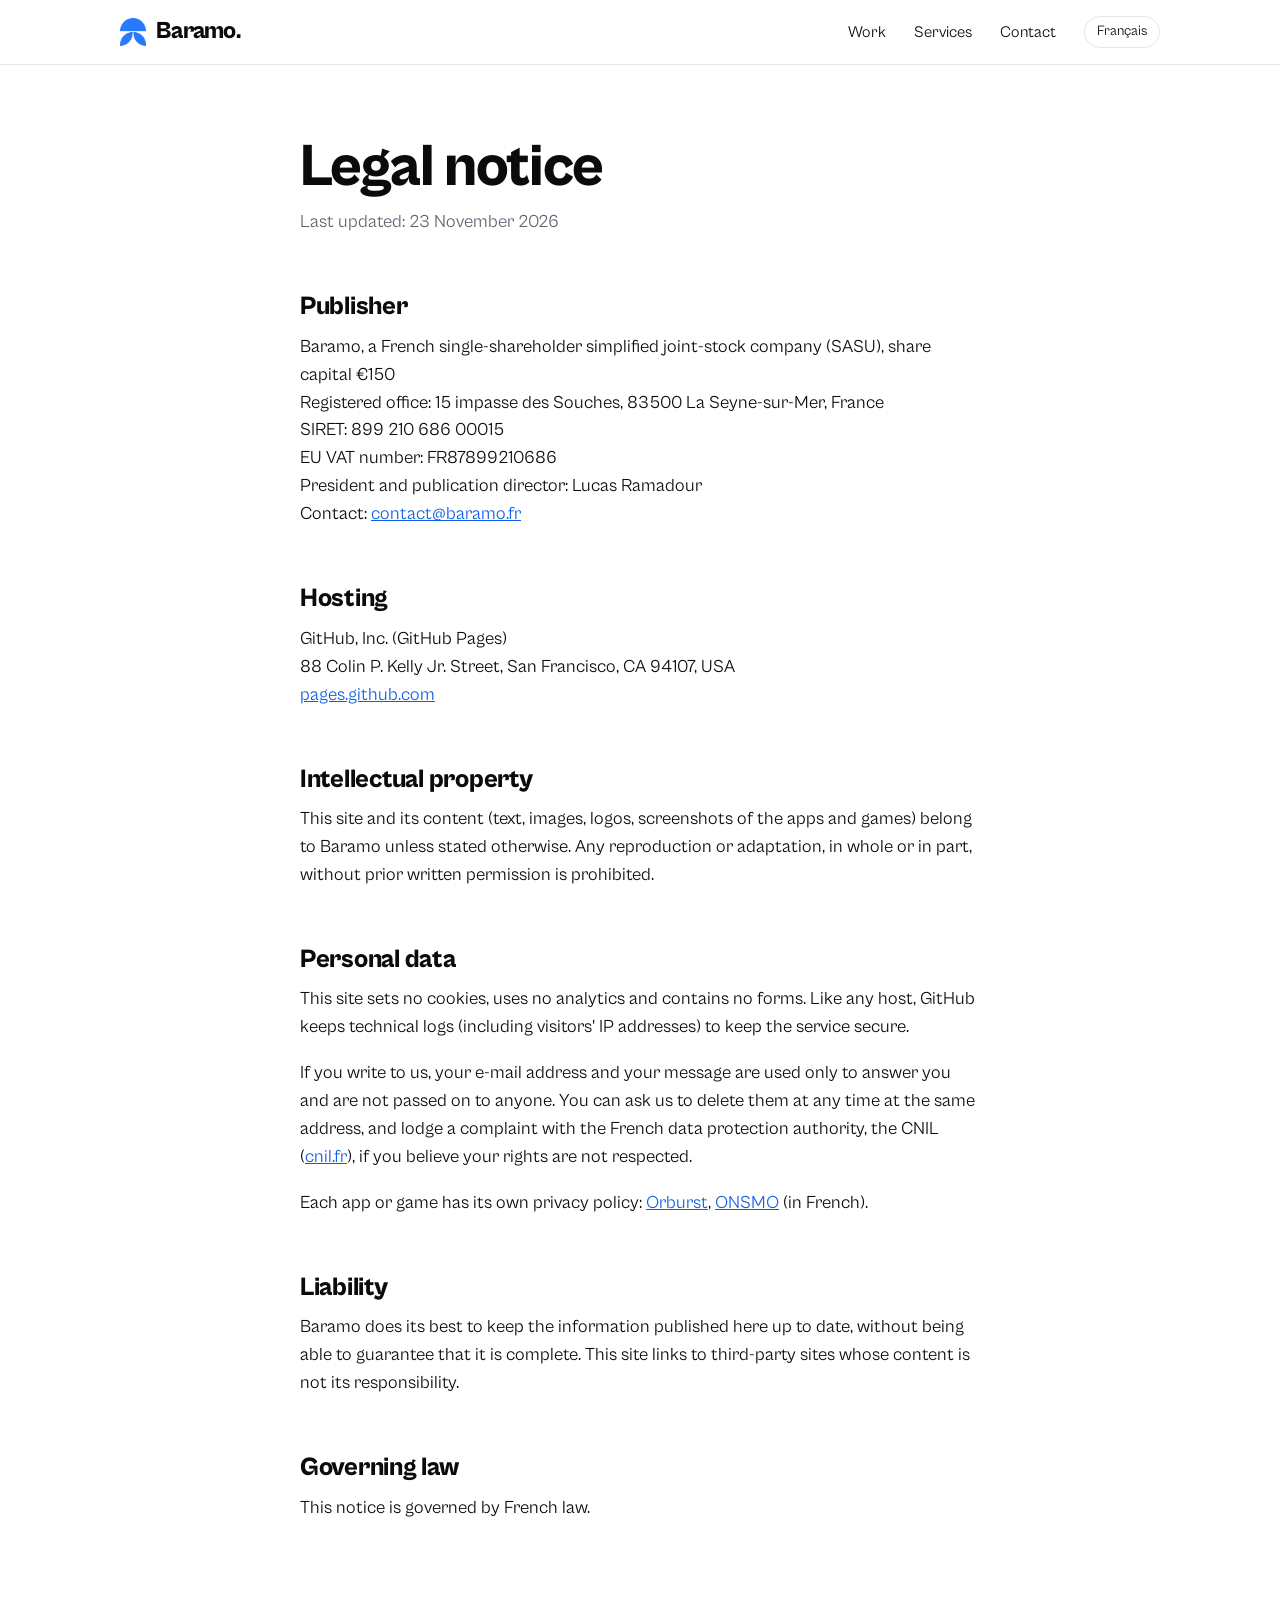
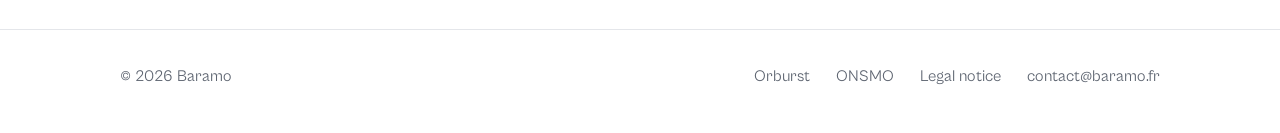
<file: en/legal.html>
<!doctype html>
<html lang="en">
<head>
<meta charset="utf-8">
<meta name="viewport" content="width=device-width, initial-scale=1">
<title>Legal notice – Baramo</title>
<meta name="description" content="Publisher, hosting and personal data for baramo.fr.">
<link rel="canonical" href="https://baramo.fr/en/legal.html">
<link rel="alternate" hreflang="fr" href="https://baramo.fr/mentions-legales.html">
<link rel="alternate" hreflang="en" href="https://baramo.fr/en/legal.html">
<meta property="og:title" content="Legal notice – Baramo">
<meta property="og:description" content="Publisher, hosting and personal data for baramo.fr.">
<meta property="og:image" content="https://baramo.fr/assets/img/orburst-banner.webp">
<link rel="icon" type="image/png" href="../assets/img/baramo-mark.png">
<link rel="stylesheet" href="../assets/styles.css">
</head>
<body>
<header class="top">
  <div class="wrap">
    <a class="brand" href="./"><img src="../assets/img/baramo-mark.png" alt="">Baramo.</a>
    <nav>
      <a class="hide-s" href="./#creations">Work</a>
      <a class="hide-s" href="./#services">Services</a>
      <a href="./#contact">Contact</a>
      <a class="lang" href="../mentions-legales.html" hreflang="fr" lang="fr">Français</a>
    </nav>
  </div>
</header>
<main>
<div class="wrap prose">
<h1>Legal notice</h1>
<p class="date">Last updated: 23 November 2026</p>

<h2>Publisher</h2>
<address>
Baramo, a French single-shareholder simplified joint-stock company (SASU), share capital €150<br>
Registered office: 15 impasse des Souches, 83500 La Seyne-sur-Mer, France<br>
SIRET: 899 210 686 00015<br>
EU VAT number: FR87899210686<br>
President and publication director: Lucas Ramadour<br>
Contact: <a href="mailto:contact@baramo.fr">contact@baramo.fr</a>
</address>

<h2>Hosting</h2>
<address>
GitHub, Inc. (GitHub Pages)<br>
88 Colin P. Kelly Jr. Street, San Francisco, CA 94107, USA<br>
<a href="https://pages.github.com">pages.github.com</a>
</address>

<h2>Intellectual property</h2>
<p>This site and its content (text, images, logos, screenshots of the apps and games) belong to Baramo
unless stated otherwise. Any reproduction or adaptation, in whole or in part, without prior written
permission is prohibited.</p>

<h2>Personal data</h2>
<p>This site sets no cookies, uses no analytics and contains no forms. Like any host, GitHub keeps
technical logs (including visitors' IP addresses) to keep the service secure.</p>
<p>If you write to us, your e-mail address and your message are used only to answer you and are not
passed on to anyone. You can ask us to delete them at any time at the same address, and lodge a complaint
with the French data protection authority, the CNIL (<a href="https://www.cnil.fr/en">cnil.fr</a>), if you
believe your rights are not respected.</p>
<p>Each app or game has its own privacy policy:
<a href="orburst/privacy.html">Orburst</a>,
<a href="https://onsmo.app/confidentialite">ONSMO</a> (in French).</p>

<h2>Liability</h2>
<p>Baramo does its best to keep the information published here up to date, without being able to
guarantee that it is complete. This site links to third-party sites whose content is not its
responsibility.</p>

<h2>Governing law</h2>
<p>This notice is governed by French law.</p>
</div>
</main>
<footer>
  <div class="wrap">
    <span class="grow">© 2026 Baramo</span>
    <a href="orburst/">Orburst</a>
    <a href="https://onsmo.app">ONSMO</a>
    <a href="legal.html">Legal notice</a>
    <a href="mailto:contact@baramo.fr">contact@baramo.fr</a>
  </div>
</footer>
</body>
</html>
</file>
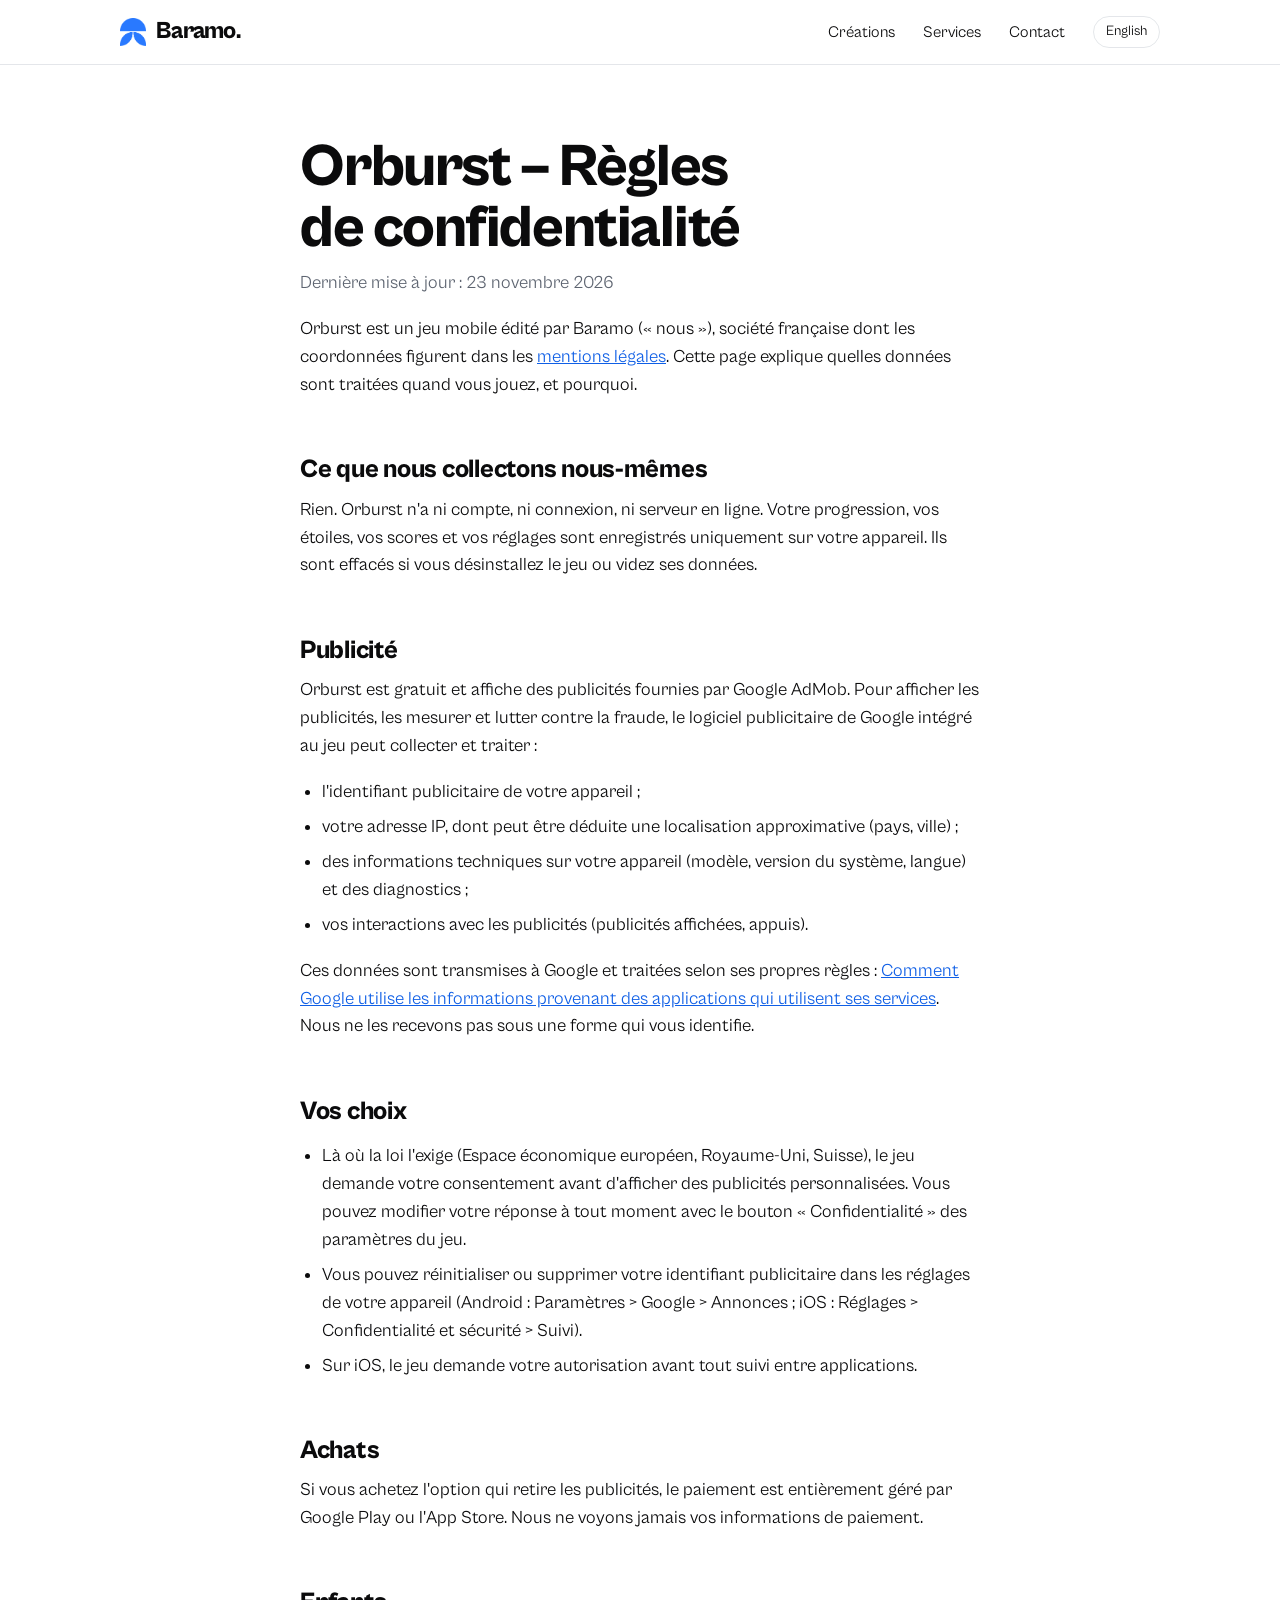
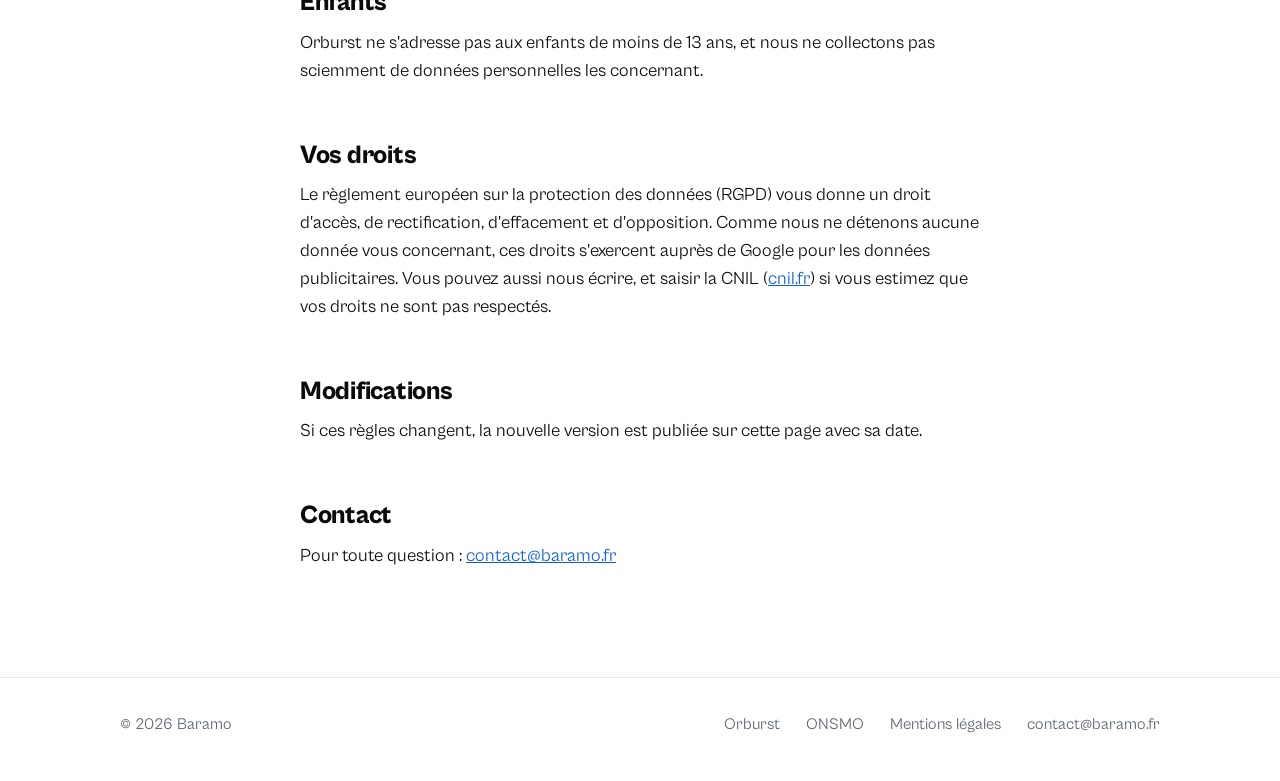
<file: orburst/confidentialite.html>
<!doctype html>
<html lang="fr">
<head>
<meta charset="utf-8">
<meta name="viewport" content="width=device-width, initial-scale=1">
<title>Orburst – Règles de confidentialité</title>
<meta name="description" content="Quelles données sont traitées quand vous jouez à Orburst, et pourquoi.">
<link rel="canonical" href="https://baramo.fr/orburst/confidentialite.html">
<link rel="alternate" hreflang="fr" href="https://baramo.fr/orburst/confidentialite.html">
<link rel="alternate" hreflang="en" href="https://baramo.fr/en/orburst/privacy.html">
<meta property="og:title" content="Orburst – Règles de confidentialité">
<meta property="og:description" content="Quelles données sont traitées quand vous jouez à Orburst, et pourquoi.">
<meta property="og:image" content="https://baramo.fr/assets/img/orburst-banner.webp">
<link rel="icon" type="image/png" href="../assets/img/baramo-mark.png">
<link rel="stylesheet" href="../assets/styles.css">
</head>
<body>
<header class="top">
  <div class="wrap">
    <a class="brand" href="../"><img src="../assets/img/baramo-mark.png" alt="">Baramo.</a>
    <nav>
      <a class="hide-s" href="../#creations">Créations</a>
      <a class="hide-s" href="../#services">Services</a>
      <a href="../#contact">Contact</a>
      <a class="lang" href="../en/orburst/privacy.html" hreflang="en" lang="en">English</a>
    </nav>
  </div>
</header>
<main>
<div class="wrap prose">
<h1>Orburst – Règles de confidentialité</h1>
<p class="date">Dernière mise à jour : 23 novembre 2026</p>

<p>Orburst est un jeu mobile édité par Baramo (« nous »), société française dont les coordonnées
figurent dans les <a href="../mentions-legales.html">mentions légales</a>. Cette page explique quelles données sont
traitées quand vous jouez, et pourquoi.</p>

<h2>Ce que nous collectons nous-mêmes</h2>
<p>Rien. Orburst n'a ni compte, ni connexion, ni serveur en ligne. Votre progression, vos étoiles, vos
scores et vos réglages sont enregistrés uniquement sur votre appareil. Ils sont effacés si vous
désinstallez le jeu ou videz ses données.</p>

<h2>Publicité</h2>
<p>Orburst est gratuit et affiche des publicités fournies par Google AdMob. Pour afficher les
publicités, les mesurer et lutter contre la fraude, le logiciel publicitaire de Google intégré au jeu
peut collecter et traiter :</p>
<ul>
  <li>l'identifiant publicitaire de votre appareil ;</li>
  <li>votre adresse IP, dont peut être déduite une localisation approximative (pays, ville) ;</li>
  <li>des informations techniques sur votre appareil (modèle, version du système, langue) et des
      diagnostics ;</li>
  <li>vos interactions avec les publicités (publicités affichées, appuis).</li>
</ul>
<p>Ces données sont transmises à Google et traitées selon ses propres règles :
<a href="https://policies.google.com/technologies/partner-sites?hl=fr">Comment Google utilise les
informations provenant des applications qui utilisent ses services</a>. Nous ne les recevons pas sous une
forme qui vous identifie.</p>

<h2>Vos choix</h2>
<ul>
  <li>Là où la loi l'exige (Espace économique européen, Royaume-Uni, Suisse), le jeu demande votre
      consentement avant d'afficher des publicités personnalisées. Vous pouvez modifier votre réponse à
      tout moment avec le bouton « Confidentialité » des paramètres du jeu.</li>
  <li>Vous pouvez réinitialiser ou supprimer votre identifiant publicitaire dans les réglages de votre
      appareil (Android : Paramètres &gt; Google &gt; Annonces ; iOS : Réglages &gt; Confidentialité et
      sécurité &gt; Suivi).</li>
  <li>Sur iOS, le jeu demande votre autorisation avant tout suivi entre applications.</li>
</ul>

<h2>Achats</h2>
<p>Si vous achetez l'option qui retire les publicités, le paiement est entièrement géré par Google Play
ou l'App Store. Nous ne voyons jamais vos informations de paiement.</p>

<h2>Enfants</h2>
<p>Orburst ne s'adresse pas aux enfants de moins de 13 ans, et nous ne collectons pas sciemment de
données personnelles les concernant.</p>

<h2>Vos droits</h2>
<p>Le règlement européen sur la protection des données (RGPD) vous donne un droit d'accès, de
rectification, d'effacement et d'opposition. Comme nous ne détenons aucune donnée vous concernant, ces
droits s'exercent auprès de Google pour les données publicitaires. Vous pouvez aussi nous écrire, et
saisir la CNIL (<a href="https://www.cnil.fr">cnil.fr</a>) si vous estimez que vos droits ne sont pas
respectés.</p>

<h2>Modifications</h2>
<p>Si ces règles changent, la nouvelle version est publiée sur cette page avec sa date.</p>

<h2>Contact</h2>
<p>Pour toute question : <a href="mailto:contact@baramo.fr">contact@baramo.fr</a></p>
</div>
</main>
<footer>
  <div class="wrap">
    <span class="grow">© 2026 Baramo</span>
    <a href="./">Orburst</a>
    <a href="https://onsmo.app">ONSMO</a>
    <a href="../mentions-legales.html">Mentions légales</a>
    <a href="mailto:contact@baramo.fr">contact@baramo.fr</a>
  </div>
</footer>
</body>
</html>
</file>
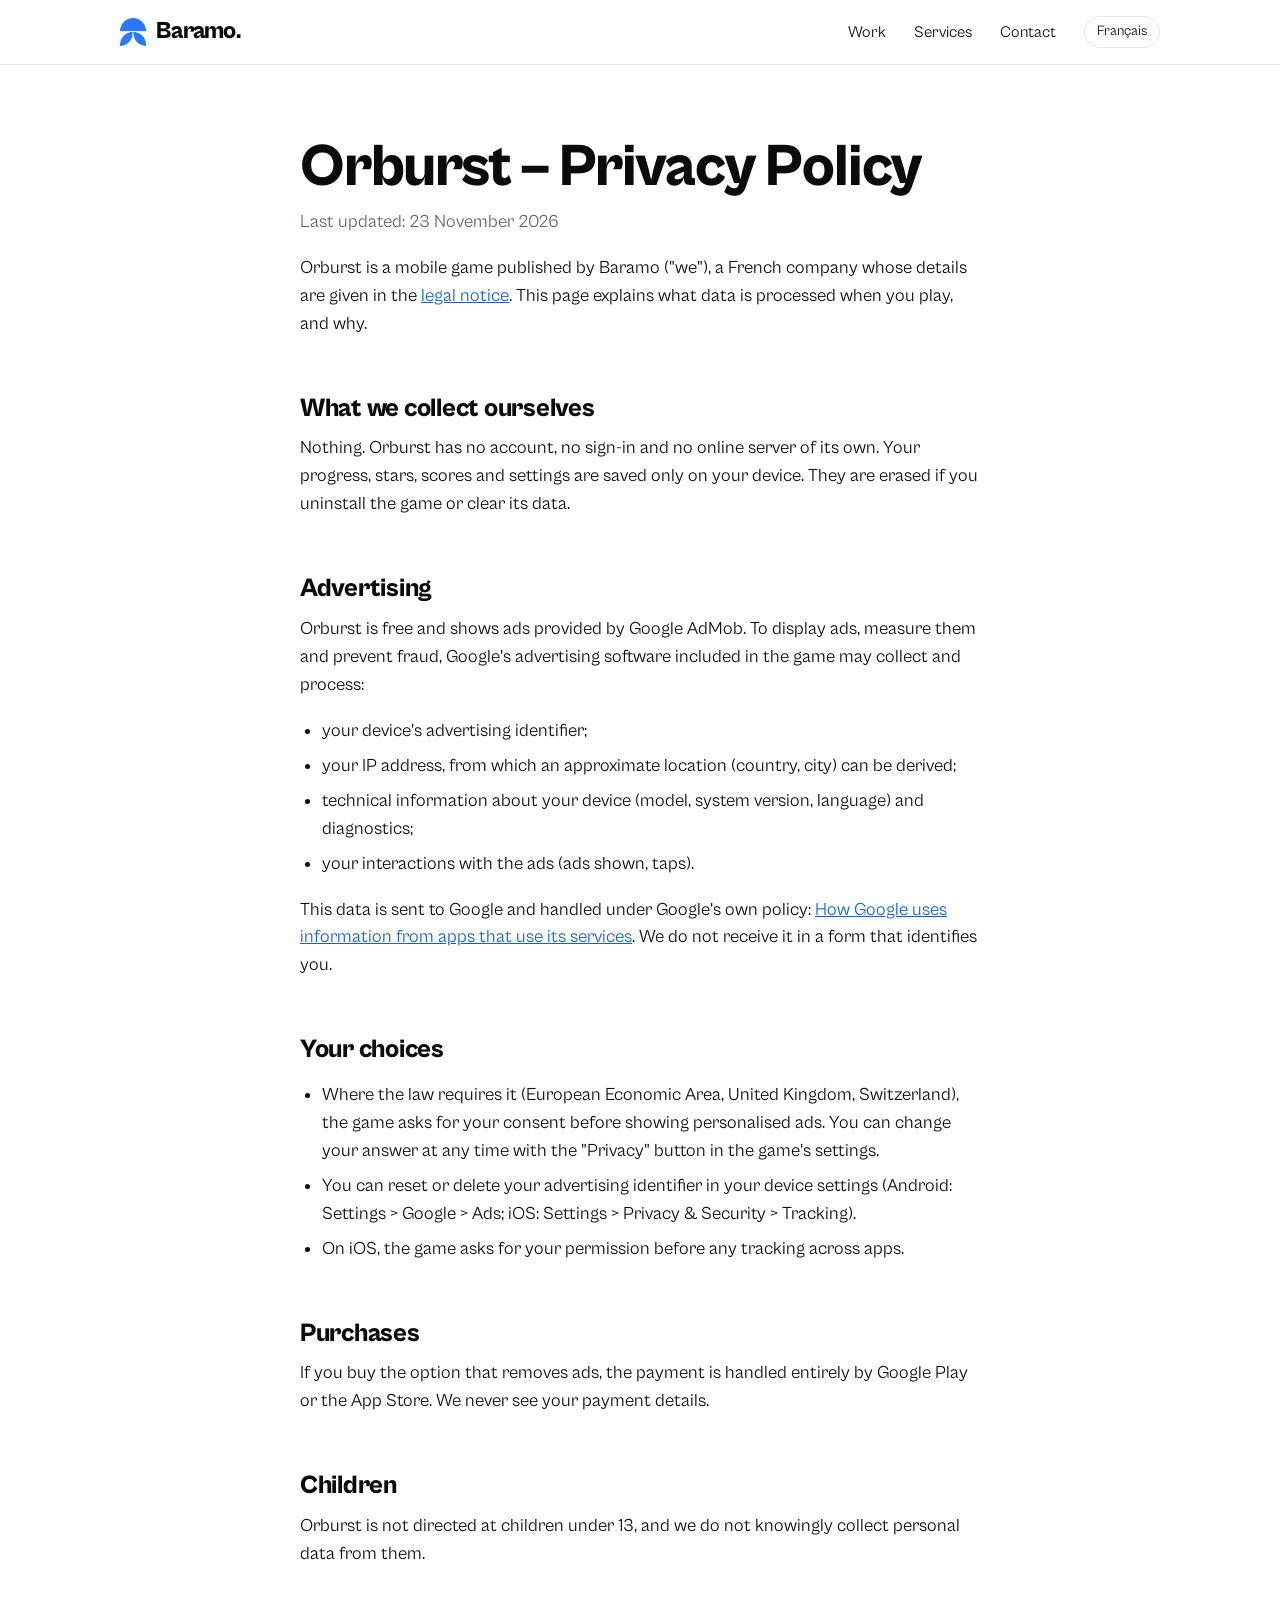
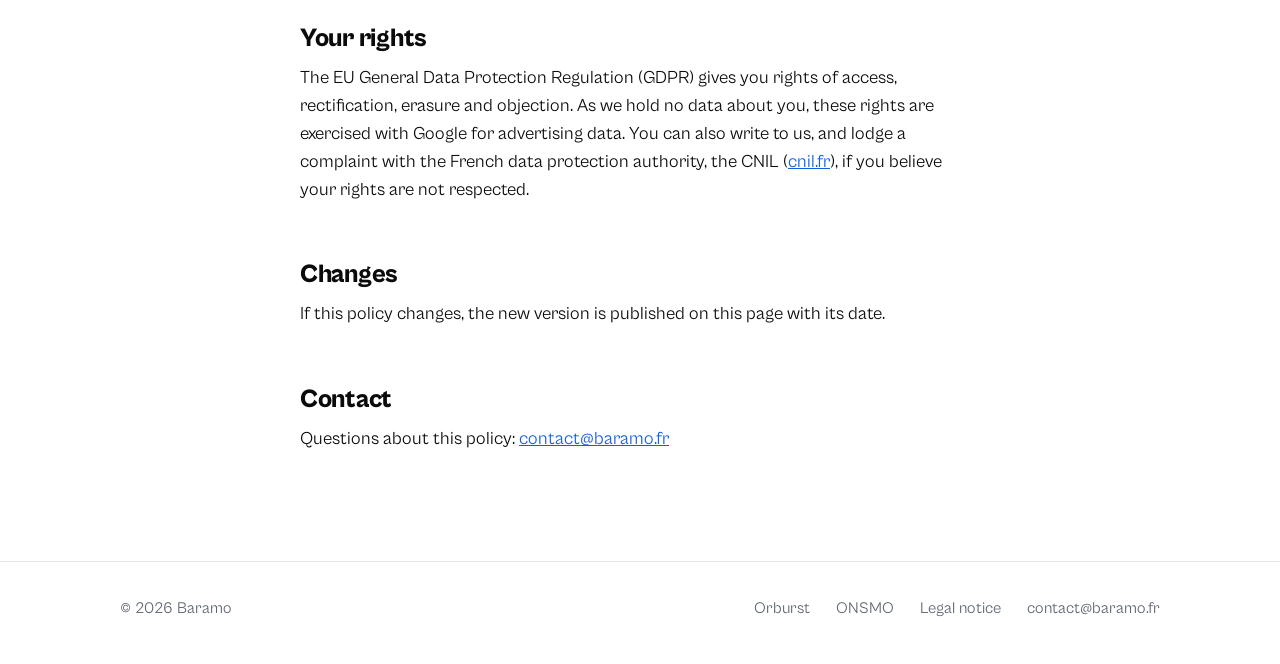
<file: en/orburst/privacy.html>
<!doctype html>
<html lang="en">
<head>
<meta charset="utf-8">
<meta name="viewport" content="width=device-width, initial-scale=1">
<title>Orburst – Privacy Policy</title>
<meta name="description" content="What data is processed when you play Orburst, and why.">
<link rel="canonical" href="https://baramo.fr/en/orburst/privacy.html">
<link rel="alternate" hreflang="fr" href="https://baramo.fr/orburst/confidentialite.html">
<link rel="alternate" hreflang="en" href="https://baramo.fr/en/orburst/privacy.html">
<meta property="og:title" content="Orburst – Privacy Policy">
<meta property="og:description" content="What data is processed when you play Orburst, and why.">
<meta property="og:image" content="https://baramo.fr/assets/img/orburst-banner.webp">
<link rel="icon" type="image/png" href="../../assets/img/baramo-mark.png">
<link rel="stylesheet" href="../../assets/styles.css">
</head>
<body>
<header class="top">
  <div class="wrap">
    <a class="brand" href="../"><img src="../../assets/img/baramo-mark.png" alt="">Baramo.</a>
    <nav>
      <a class="hide-s" href="../#creations">Work</a>
      <a class="hide-s" href="../#services">Services</a>
      <a href="../#contact">Contact</a>
      <a class="lang" href="../../orburst/confidentialite.html" hreflang="fr" lang="fr">Français</a>
    </nav>
  </div>
</header>
<main>
<div class="wrap prose">
<h1>Orburst – Privacy Policy</h1>
<p class="date">Last updated: 23 November 2026</p>

<p>Orburst is a mobile game published by Baramo ("we"), a French company whose details are given in the
<a href="../legal.html">legal notice</a>. This page explains what data is processed when you play, and
why.</p>

<h2>What we collect ourselves</h2>
<p>Nothing. Orburst has no account, no sign-in and no online server of its own. Your progress, stars,
scores and settings are saved only on your device. They are erased if you uninstall the game or clear
its data.</p>

<h2>Advertising</h2>
<p>Orburst is free and shows ads provided by Google AdMob. To display ads, measure them and prevent
fraud, Google's advertising software included in the game may collect and process:</p>
<ul>
  <li>your device's advertising identifier;</li>
  <li>your IP address, from which an approximate location (country, city) can be derived;</li>
  <li>technical information about your device (model, system version, language) and diagnostics;</li>
  <li>your interactions with the ads (ads shown, taps).</li>
</ul>
<p>This data is sent to Google and handled under Google's own policy:
<a href="https://policies.google.com/technologies/partner-sites">How Google uses information from apps
that use its services</a>. We do not receive it in a form that identifies you.</p>

<h2>Your choices</h2>
<ul>
  <li>Where the law requires it (European Economic Area, United Kingdom, Switzerland), the game asks for
      your consent before showing personalised ads. You can change your answer at any time with the
      "Privacy" button in the game's settings.</li>
  <li>You can reset or delete your advertising identifier in your device settings (Android:
      Settings &gt; Google &gt; Ads; iOS: Settings &gt; Privacy &amp; Security &gt; Tracking).</li>
  <li>On iOS, the game asks for your permission before any tracking across apps.</li>
</ul>

<h2>Purchases</h2>
<p>If you buy the option that removes ads, the payment is handled entirely by Google Play or the
App Store. We never see your payment details.</p>

<h2>Children</h2>
<p>Orburst is not directed at children under 13, and we do not knowingly collect personal data from
them.</p>

<h2>Your rights</h2>
<p>The EU General Data Protection Regulation (GDPR) gives you rights of access, rectification, erasure
and objection. As we hold no data about you, these rights are exercised with Google for advertising
data. You can also write to us, and lodge a complaint with the French data protection authority, the
CNIL (<a href="https://www.cnil.fr/en">cnil.fr</a>), if you believe your rights are not respected.</p>

<h2>Changes</h2>
<p>If this policy changes, the new version is published on this page with its date.</p>

<h2>Contact</h2>
<p>Questions about this policy: <a href="mailto:contact@baramo.fr">contact@baramo.fr</a></p>
</div>
</main>
<footer>
  <div class="wrap">
    <span class="grow">© 2026 Baramo</span>
    <a href="./">Orburst</a>
    <a href="https://onsmo.app">ONSMO</a>
    <a href="../legal.html">Legal notice</a>
    <a href="mailto:contact@baramo.fr">contact@baramo.fr</a>
  </div>
</footer>
</body>
</html>
</file>
<file: assets/styles.css>
@font-face {
  font-family: "Cabinet Grotesk";
  src: url("fonts/CabinetGrotesk-Regular.otf") format("opentype");
  font-weight: 400;
  font-display: swap;
}
@font-face {
  font-family: "Cabinet Grotesk";
  src: url("fonts/CabinetGrotesk-Extrabold.otf") format("opentype");
  font-weight: 800;
  font-display: swap;
}

:root {
  --ink: #0b0b0c;
  --muted: #5d6470;
  --line: #e4e6ea;
  --paper: #ffffff;
  --soft: #f5f6f8;
  --blue: #2979ff;
  --blue-dark: #0f5fe6;
  --wrap: 1120px;
  --gutter: clamp(18px, 4vw, 40px);
}

* { box-sizing: border-box; }
html { scroll-behavior: smooth; -webkit-text-size-adjust: 100%; }
body {
  margin: 0;
  background: var(--paper);
  color: var(--ink);
  font-family: "Cabinet Grotesk", system-ui, -apple-system, "Segoe UI", Roboto, sans-serif;
  font-size: 18px;
  line-height: 1.55;
}
img { max-width: 100%; height: auto; display: block; }
a { color: inherit; }
h1, h2, h3 { font-weight: 800; line-height: 1.02; letter-spacing: -0.02em; margin: 0; text-wrap: balance; }
p { margin: 0 0 1em; }
.wrap { max-width: var(--wrap); margin: 0 auto; padding: 0 var(--gutter); }

/* ── en-tête ── */
.top { position: sticky; top: 0; z-index: 10; background: rgba(255, 255, 255, 0.9); backdrop-filter: blur(10px); border-bottom: 1px solid var(--line); }
.top .wrap { display: flex; align-items: center; gap: 18px; min-height: 64px; }
.brand { display: flex; align-items: center; gap: 10px; text-decoration: none; font-weight: 800; font-size: 24px; letter-spacing: -0.03em; }
.brand img { width: 26px; height: auto; }
.top nav { margin-left: auto; display: flex; align-items: center; gap: clamp(12px, 2.4vw, 28px); font-size: 16px; }
.top nav a { text-decoration: none; }
.top nav a:hover { color: var(--blue); }
.lang { border: 1px solid var(--line); border-radius: 999px; padding: 4px 12px; font-size: 14px; }
@media (max-width: 560px) { .top nav .hide-s { display: none; } }

/* ── accueil ── */
.hero { padding-top: clamp(56px, 10vw, 130px); padding-bottom: clamp(40px, 7vw, 90px); }
.hero h1 { font-size: clamp(44px, 9vw, 112px); max-width: 12ch; }
.hero h1 em { font-style: normal; color: var(--blue); }
.hero p { font-size: clamp(18px, 2.2vw, 23px); color: var(--muted); max-width: 46ch; margin: 28px 0 34px; }
.actions { display: flex; flex-wrap: wrap; gap: 12px; }
.btn { display: inline-block; text-decoration: none; font-weight: 800; padding: 14px 24px; border-radius: 999px; background: var(--ink); color: #fff; border: 2px solid var(--ink); }
.btn:hover { background: var(--blue); border-color: var(--blue); }
.btn.ghost { background: transparent; color: var(--ink); }
.btn.ghost:hover { color: var(--blue); }
.btn.blue { background: var(--blue); border-color: var(--blue); }
.btn.blue:hover { background: var(--blue-dark); border-color: var(--blue-dark); }

section { padding: clamp(44px, 7vw, 96px) 0; }
.eyebrow { display: block; font-size: 15px; font-weight: 800; letter-spacing: 0.08em; text-transform: uppercase; color: var(--blue); margin-bottom: 14px; }
.title { font-size: clamp(34px, 5.4vw, 64px); margin-bottom: clamp(26px, 4vw, 48px); }

/* ── créations ── */
.work { display: grid; gap: clamp(18px, 3vw, 32px); }
.card { display: grid; grid-template-columns: 1.05fr 1fr; border-radius: 28px; overflow: hidden; background: var(--soft); text-decoration: none; }
.card .media { min-height: 320px; position: relative; overflow: hidden; }
.card .media > img.cover { position: absolute; inset: 0; width: 100%; height: 100%; object-fit: cover; object-position: left center; }
.card .text { padding: clamp(24px, 4vw, 48px); display: flex; flex-direction: column; align-items: flex-start; justify-content: center; }
.card h3 { font-size: clamp(30px, 4vw, 46px); margin: 14px 0 12px; }
.card p { color: var(--muted); }
.card .more { font-weight: 800; color: var(--ink); margin-top: 6px; }
.card:hover .more { color: var(--blue); }
.tags { display: flex; flex-wrap: wrap; gap: 8px; font-size: 14px; }
.tag { padding: 4px 12px; border-radius: 999px; background: #fff; border: 1px solid var(--line); }
.tag.status { background: var(--ink); color: #fff; border-color: var(--ink); }
.card.onsmo .media { background: #e9f0d8; display: flex; align-items: flex-end; justify-content: center; gap: 18px; padding: 32px 24px 0; }
.card.onsmo .media img { width: 42%; max-width: 210px; border-radius: 22px 22px 0 0; box-shadow: 0 18px 40px rgba(23, 25, 15, 0.18); }
.card.onsmo .media img + img { transform: translateY(34px); }
.card.onsmo .logo { width: 150px; }
.card.case { grid-template-columns: 0.8fr 1.2fr; }
.card.case .text { justify-content: flex-start; }
.card.case .text + .text { padding-left: 0; }
.card.case h3 { font-size: clamp(30px, 3.6vw, 44px); margin-bottom: 0; }
.card.case .list { width: 100%; }
.card.case .list li { color: var(--ink); }
@media (max-width: 820px) {
  .card, .card.case { grid-template-columns: 1fr; }
  .card.case .text + .text { padding-left: clamp(24px, 4vw, 48px); padding-top: 0; }
  .card .media { min-height: 0; aspect-ratio: 16 / 9; }
  .card.onsmo .media { aspect-ratio: auto; height: 300px; }
}

/* ── services ── */
.band { background: var(--ink); color: #fff; }
.band .eyebrow { color: #8fb6ff; }
.services { display: grid; grid-template-columns: repeat(2, 1fr); gap: 1px; background: #2a2b30; border: 1px solid #2a2b30; border-radius: 24px; overflow: hidden; }
.services > div { background: var(--ink); padding: clamp(22px, 3.4vw, 40px); }
.services .n { color: #8fb6ff; font-weight: 800; font-size: 15px; }
.services h3 { font-size: clamp(24px, 3vw, 32px); margin: 10px 0 10px; }
.services p { color: #b9bdc6; margin: 0; }
@media (max-width: 700px) { .services { grid-template-columns: 1fr; } }

/* ── contact ── */
.contact { text-align: center; }
.contact h2 { font-size: clamp(42px, 8.5vw, 104px); margin-bottom: 26px; }
.contact p { color: var(--muted); font-size: 20px; margin-bottom: 30px; }

/* ── pied ── */
footer { border-top: 1px solid var(--line); padding: 34px 0 44px; font-size: 16px; color: var(--muted); }
footer .wrap { display: flex; flex-wrap: wrap; gap: 10px 26px; align-items: center; }
footer .grow { margin-right: auto; }
footer a { text-decoration: none; }
footer a:hover { color: var(--blue); }

/* ── page d'un jeu ── */
.game-head { padding-top: clamp(28px, 5vw, 60px); }
.banner { border-radius: 28px; width: 100%; aspect-ratio: 1024 / 500; object-fit: cover; }
.game-id { display: flex; align-items: center; gap: 20px; margin: clamp(26px, 4vw, 44px) 0 18px; }
.game-id img { width: 92px; border-radius: 22px; flex: none; }
.game-id h1 { font-size: clamp(44px, 7vw, 80px); }
.lead { font-size: clamp(19px, 2.2vw, 23px); max-width: 60ch; }
.cols { display: grid; grid-template-columns: 1.1fr 1fr; gap: clamp(24px, 5vw, 64px); align-items: start; }
@media (max-width: 820px) { .cols { grid-template-columns: 1fr; } }
.list { list-style: none; padding: 0; margin: 0; }
.list li { padding: 14px 0 14px 34px; border-top: 1px solid var(--line); position: relative; }
.list li::before { content: ""; position: absolute; left: 4px; top: 22px; width: 12px; height: 12px; border-radius: 50%; background: var(--blue); }
.shots { display: grid; grid-template-columns: repeat(3, 1fr); gap: clamp(10px, 2vw, 22px); }
.shots img { border-radius: 20px; border: 1px solid var(--line); width: 100%; }
.box { background: var(--soft); border-radius: 24px; padding: clamp(22px, 4vw, 40px); }
.box h2 { font-size: clamp(26px, 3.4vw, 36px); margin-bottom: 12px; }
.box p:last-child { margin-bottom: 0; }

/* ── pages de texte ── */
.prose { max-width: 760px; padding-top: clamp(36px, 6vw, 72px); padding-bottom: clamp(48px, 7vw, 96px); }
.prose h1 { font-size: clamp(38px, 6vw, 60px); margin-bottom: 10px; }
.prose h2 { font-size: 26px; margin: 2.2em 0 0.5em; letter-spacing: -0.01em; }
.prose .date { color: var(--muted); }
.prose ul { padding-left: 1.2em; }
.prose li { margin-bottom: 0.4em; }
.prose a, .box a, .lead a { color: var(--blue-dark); }
.prose address { font-style: normal; }

/* Boutons des stores */
.store-buttons { display: flex; flex-wrap: wrap; gap: 12px; margin-top: 20px; }
.store-button, .box a.store-button { display: inline-flex; align-items: center; gap: 12px; padding: 10px 20px 10px 16px; border-radius: 12px; background: var(--ink); color: #fff; text-decoration: none; line-height: 1.25; min-width: 190px; }
.store-button:hover, .box a.store-button:hover { background: var(--blue); }
.store-icon { width: 26px; height: 26px; flex-shrink: 0; }
.store-button span { display: flex; flex-direction: column; }
.store-button small { font-size: 12px; opacity: .75; }
.store-button strong { font-size: 18px; }
</file>
